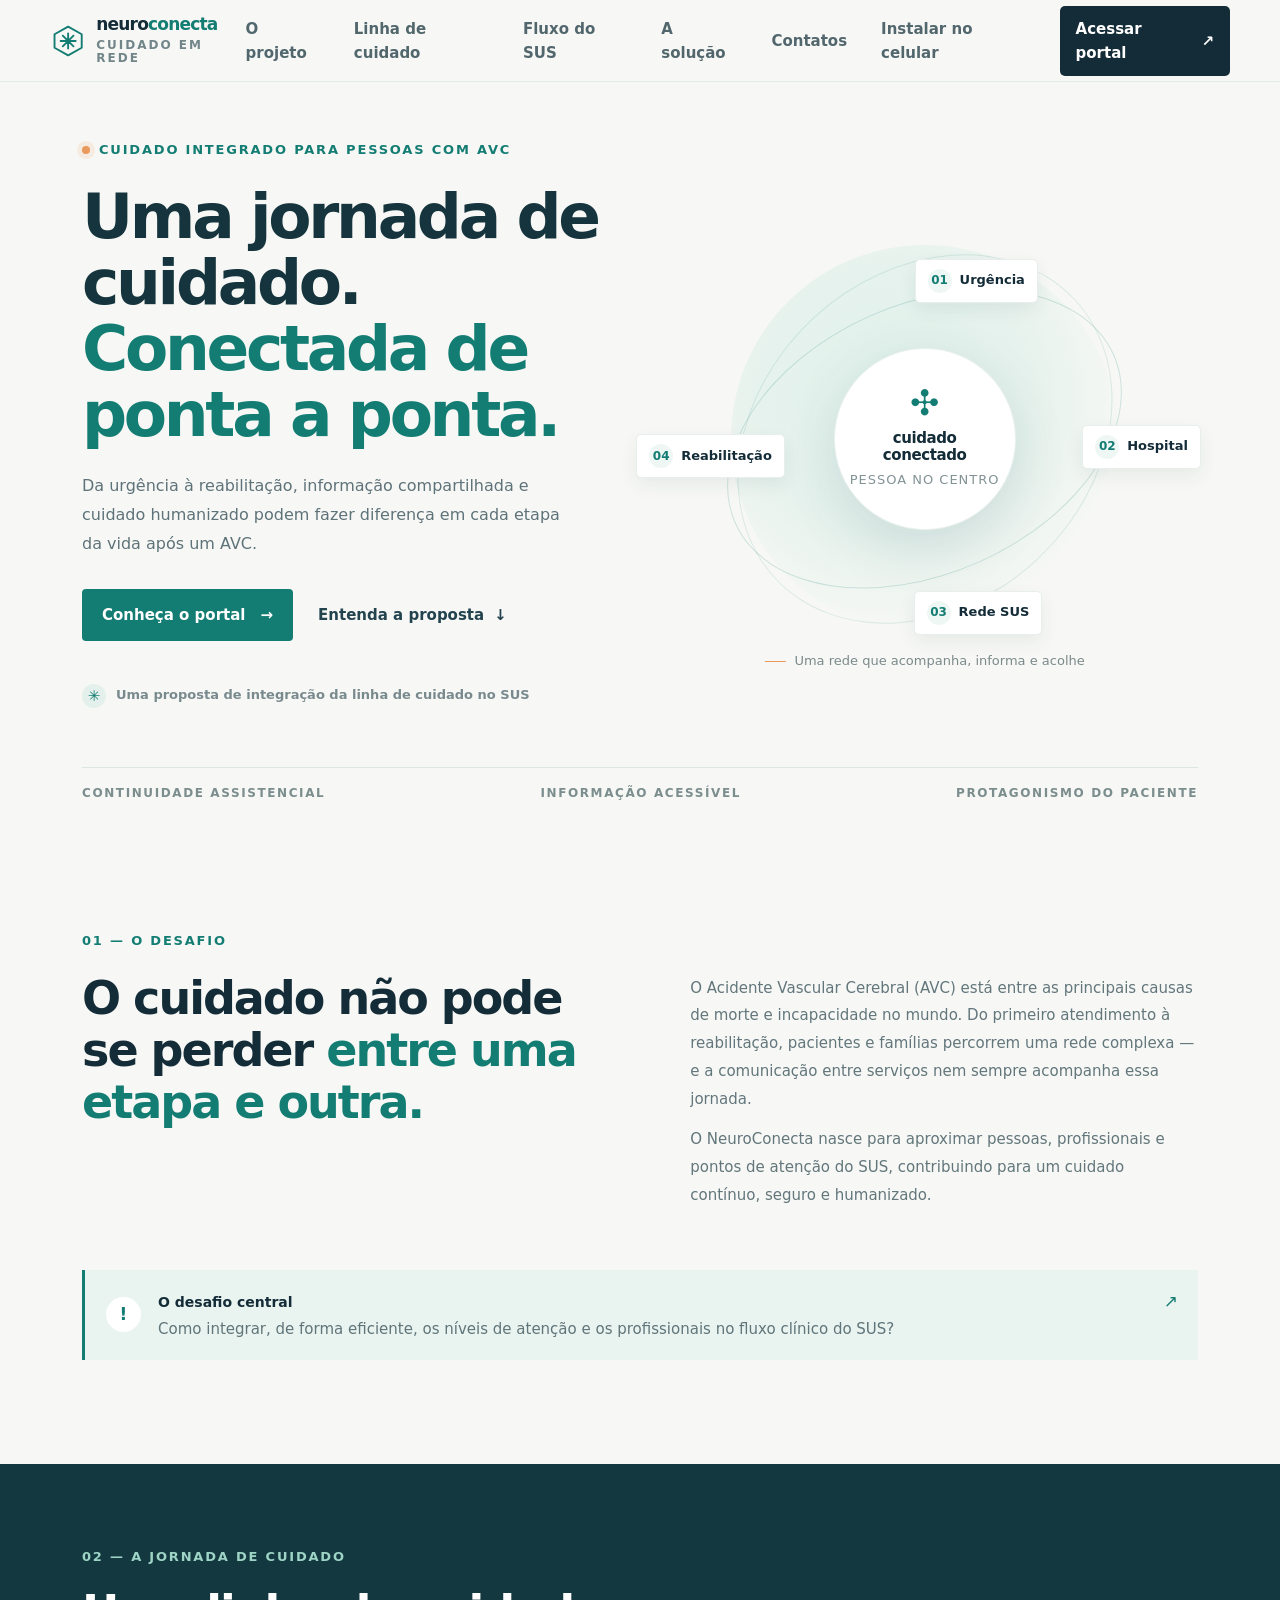
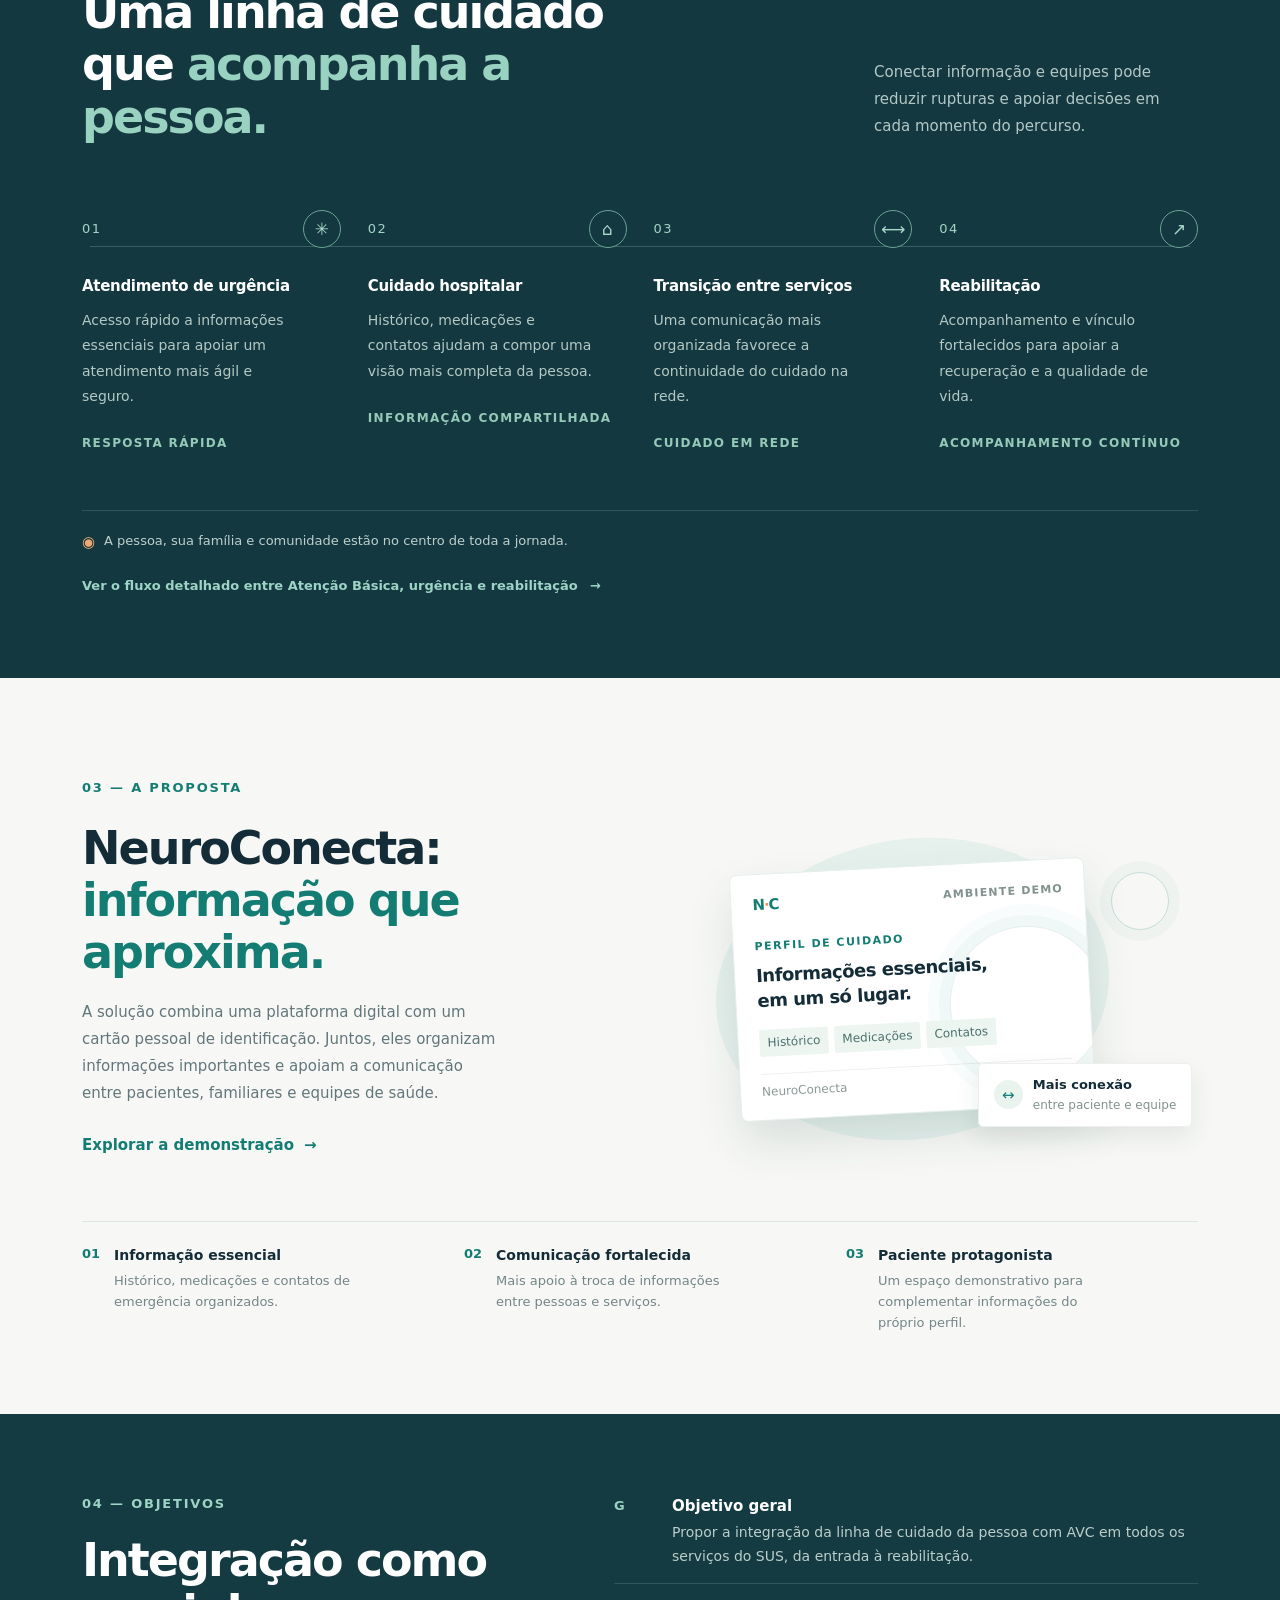
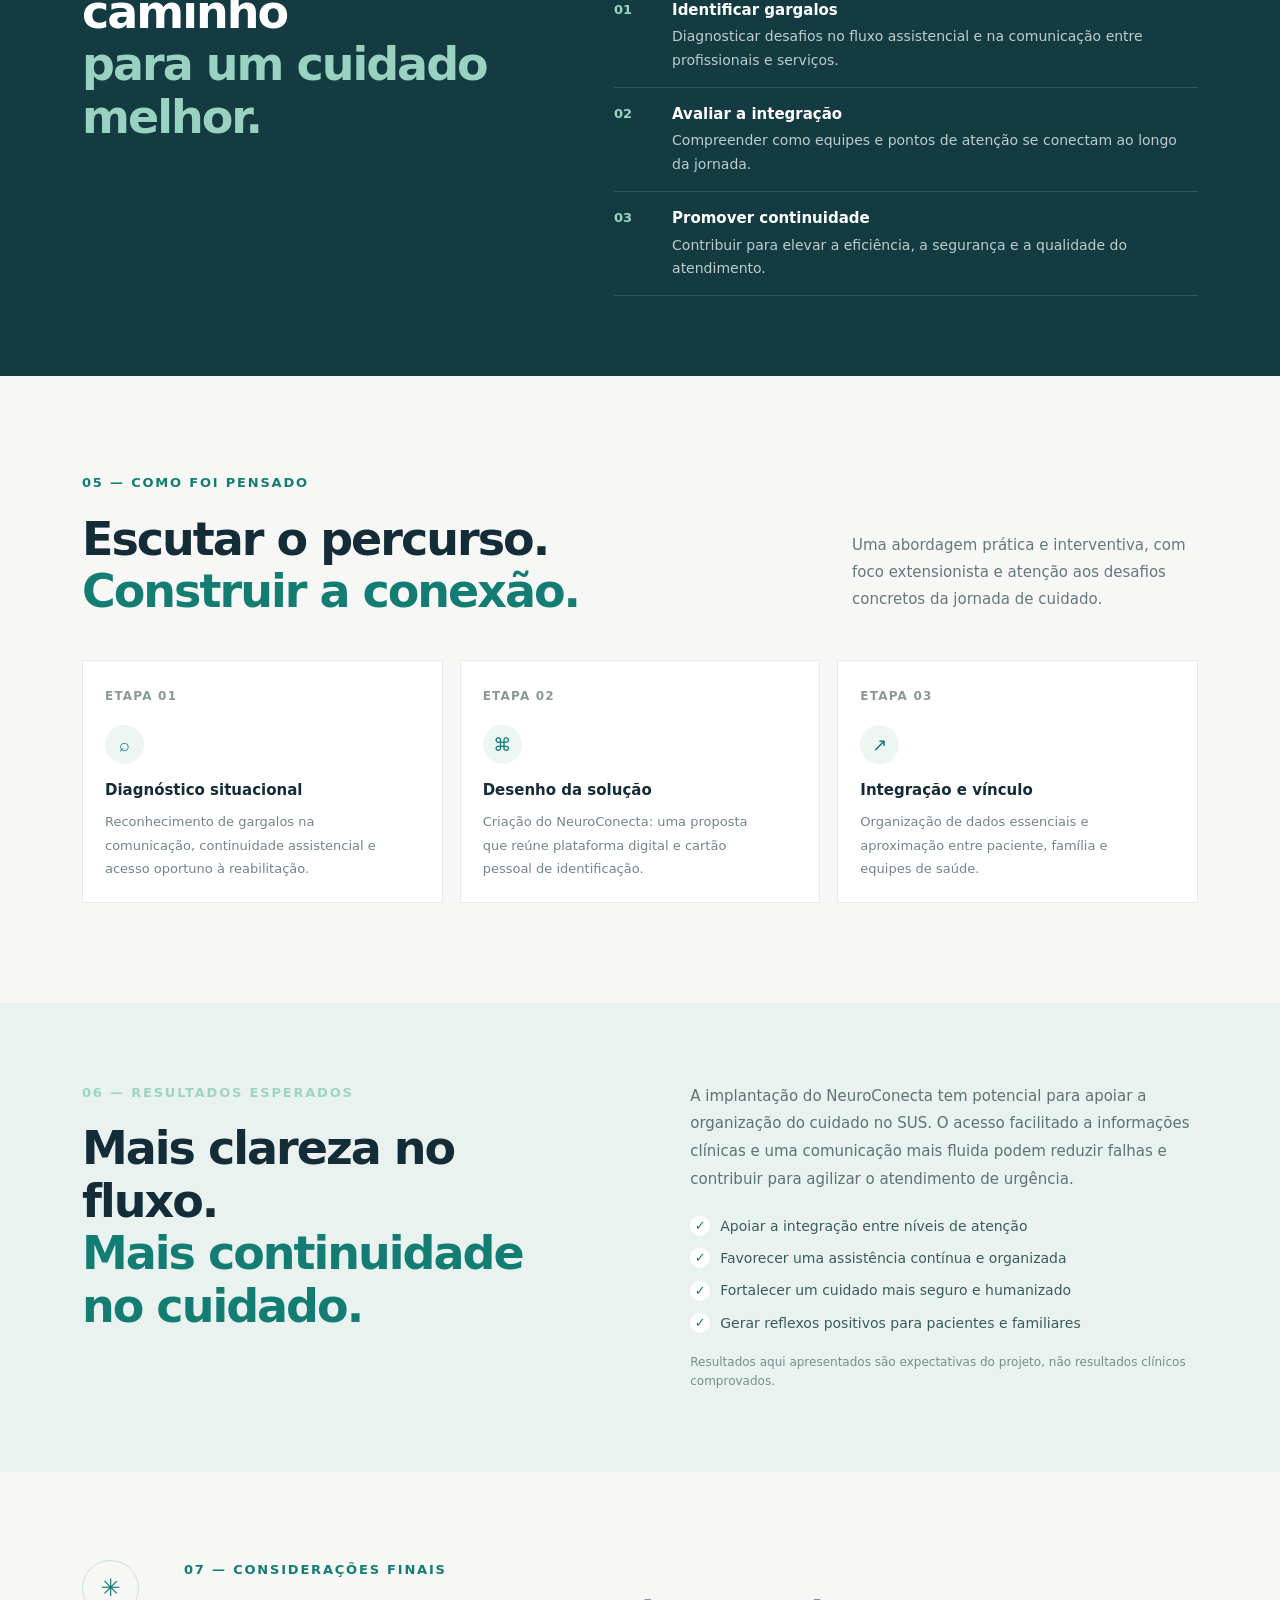
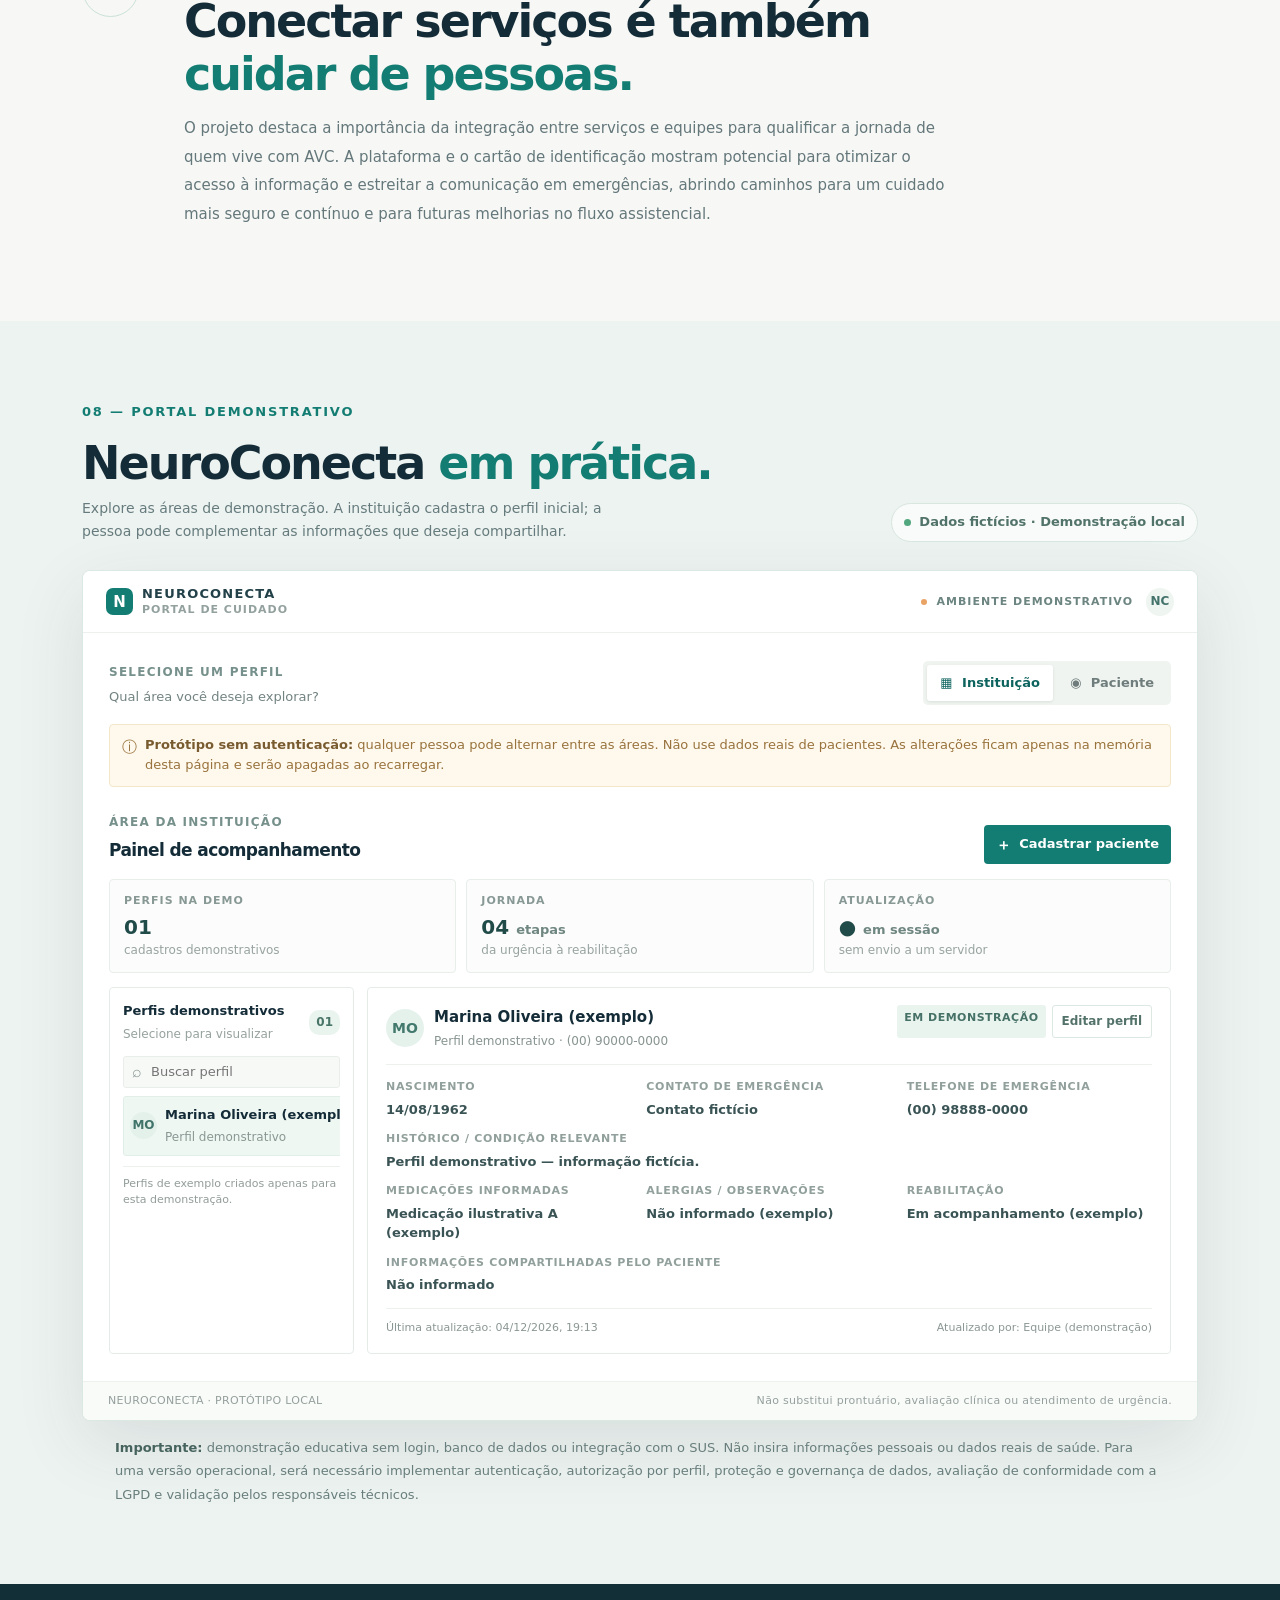
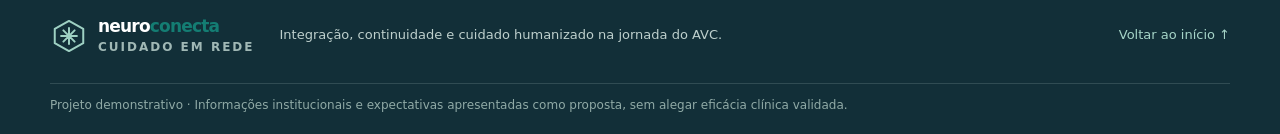
<file: index.html>
<!doctype html>
<html lang="pt-BR">
<head>
  <meta charset="utf-8">
  <meta name="viewport" content="width=device-width, initial-scale=1">
  <meta name="theme-color" content="#f5f8f7">
  <meta name="mobile-web-app-capable" content="yes">
  <meta name="apple-mobile-web-app-capable" content="yes">
  <meta name="apple-mobile-web-app-status-bar-style" content="default">
  <meta name="description" content="NeuroConecta: proposta de integração da linha de cuidado da pessoa com AVC no SUS, da urgência à reabilitação.">
  <title>NeuroConecta — cuidado conectado em cada etapa</title>
  <link rel="manifest" href="manifest.webmanifest">
  <link rel="icon" type="image/svg+xml" href="favicon.svg">
  <link rel="apple-touch-icon" href="icons/neuroconecta-180.png">
  <link rel="stylesheet" href="styles.css">
  <script src="app.js" defer></script>
  <script src="pwa.js" defer></script>
</head>
<body>
  <a class="skip-link" href="#conteudo">Pular para o conteúdo</a>
  <header class="site-header">
    <a class="brand" href="#inicio" aria-label="NeuroConecta — página inicial">
      <span class="brand-mark" aria-hidden="true"><svg viewBox="0 0 48 48"><path d="M24 5 42 15v18L24 43 6 33V15L24 5Z"/><path d="M24 14v20M14 24h20M16.9 16.9l14.2 14.2m0-14.2L16.9 31.1"/></svg></span>
      <span class="brand-name">neuro<span>conecta</span><small>cuidado em rede</small></span>
    </a>
    <button class="menu-toggle" id="menuToggle" aria-expanded="false" aria-controls="mainNav" aria-label="Abrir menu">☰</button>
    <nav id="mainNav" class="main-nav" aria-label="Navegação principal">
      <a href="#projeto">O projeto</a>
      <a href="#jornada">Linha de cuidado</a>
      <a href="fluxo-sus.html">Fluxo do SUS</a>
      <a href="#solucao">A solução</a>
      <a href="contatos.html">Contatos</a>
      <a href="instalar.html">Instalar no celular</a>
      <a class="nav-cta" href="acesso.html">Acessar portal <span aria-hidden="true">↗</span></a>
    </nav>
  </header>

  <main id="conteudo">
    <section class="hero section-wrap" id="inicio">
      <div class="hero-copy">
        <div class="eyebrow"><span class="eyebrow-dot"></span> Cuidado integrado para pessoas com AVC</div>
        <h1>Uma jornada de cuidado.<br><span>Conectada de ponta a ponta.</span></h1>
        <p class="hero-lead">Da urgência à reabilitação, informação compartilhada e cuidado humanizado podem fazer diferença em cada etapa da vida após um AVC.</p>
        <div class="hero-actions">
          <a class="button button-primary" href="#portal">Conheça o portal <span aria-hidden="true">→</span></a>
          <a class="text-link" href="#projeto">Entenda a proposta <span aria-hidden="true">↓</span></a>
        </div>
        <div class="hero-proof"><span class="proof-icon">✳</span><span>Uma proposta de integração da linha de cuidado no SUS</span></div>
      </div>
      <div class="hero-visual" aria-label="Ilustração abstrata de conexão entre paciente e equipes de saúde">
        <div class="orbit orbit-one"></div><div class="orbit orbit-two"></div>
        <div class="visual-center"><span class="brain-symbol">✣</span><strong>cuidado<br>conectado</strong><small>pessoa no centro</small></div>
        <div class="orbit-node node-urgencia"><span>01</span><b>Urgência</b></div>
        <div class="orbit-node node-hospital"><span>02</span><b>Hospital</b></div>
        <div class="orbit-node node-rede"><span>03</span><b>Rede SUS</b></div>
        <div class="orbit-node node-rehab"><span>04</span><b>Reabilitação</b></div>
        <div class="visual-caption"><span class="caption-line"></span> Uma rede que acompanha, informa e acolhe</div>
      </div>
      <div class="hero-bottom"><span>CONTINUIDADE ASSISTENCIAL</span><span>INFORMAÇÃO ACESSÍVEL</span><span>PROTAGONISMO DO PACIENTE</span></div>
    </section>

    <section class="intro-section section-wrap" id="projeto">
      <div class="section-kicker">01 — O desafio</div>
      <div class="intro-grid">
        <div><h2>O cuidado não pode se perder <span>entre uma etapa e outra.</span></h2></div>
        <div class="intro-copy"><p>O Acidente Vascular Cerebral (AVC) está entre as principais causas de morte e incapacidade no mundo. Do primeiro atendimento à reabilitação, pacientes e famílias percorrem uma rede complexa — e a comunicação entre serviços nem sempre acompanha essa jornada.</p><p>O NeuroConecta nasce para aproximar pessoas, profissionais e pontos de atenção do SUS, contribuindo para um cuidado contínuo, seguro e humanizado.</p></div>
      </div>
      <div class="challenge-strip"><div class="challenge-mark">!</div><div><strong>O desafio central</strong><p>Como integrar, de forma eficiente, os níveis de atenção e os profissionais no fluxo clínico do SUS?</p></div><span class="strip-arrow" aria-hidden="true">↗</span></div>
    </section>

    <section class="journey-section" id="jornada">
      <div class="section-wrap">
        <div class="section-kicker light-kicker">02 — A jornada de cuidado</div>
        <div class="journey-heading"><h2>Uma linha de cuidado que <span>acompanha a pessoa.</span></h2><p>Conectar informação e equipes pode reduzir rupturas e apoiar decisões em cada momento do percurso.</p></div>
        <div class="journey-track">
          <article class="journey-step"><div class="step-top"><span class="step-number">01</span><span class="step-icon">✳</span></div><div class="step-line"></div><h3>Atendimento de urgência</h3><p>Acesso rápido a informações essenciais para apoiar um atendimento mais ágil e seguro.</p><span class="step-label">RESPOSTA RÁPIDA</span></article>
          <article class="journey-step"><div class="step-top"><span class="step-number">02</span><span class="step-icon">⌂</span></div><div class="step-line"></div><h3>Cuidado hospitalar</h3><p>Histórico, medicações e contatos ajudam a compor uma visão mais completa da pessoa.</p><span class="step-label">INFORMAÇÃO COMPARTILHADA</span></article>
          <article class="journey-step"><div class="step-top"><span class="step-number">03</span><span class="step-icon">⟷</span></div><div class="step-line"></div><h3>Transição entre serviços</h3><p>Uma comunicação mais organizada favorece a continuidade do cuidado na rede.</p><span class="step-label">CUIDADO EM REDE</span></article>
          <article class="journey-step"><div class="step-top"><span class="step-number">04</span><span class="step-icon">↗</span></div><div class="step-line"></div><h3>Reabilitação</h3><p>Acompanhamento e vínculo fortalecidos para apoiar a recuperação e a qualidade de vida.</p><span class="step-label">ACOMPANHAMENTO CONTÍNUO</span></article>
        </div>
        <div class="journey-note"><span>◉</span> A pessoa, sua família e comunidade estão no centro de toda a jornada.</div>
        <a class="journey-detail-link" href="fluxo-sus.html">Ver o fluxo detalhado entre Atenção Básica, urgência e reabilitação <span aria-hidden="true">→</span></a>
      </div>
    </section>

    <section class="solution-section section-wrap" id="solucao">
      <div class="section-kicker">03 — A proposta</div>
      <div class="solution-grid">
        <div class="solution-copy"><h2>NeuroConecta:<br><span>informação que aproxima.</span></h2><p>A solução combina uma plataforma digital com um cartão pessoal de identificação. Juntos, eles organizam informações importantes e apoiam a comunicação entre pacientes, familiares e equipes de saúde.</p><a class="text-link" href="#portal">Explorar a demonstração <span aria-hidden="true">→</span></a></div>
        <div class="solution-visual">
          <div class="solution-card digital-card"><div class="card-top"><span class="mini-brand">N<span>·</span>C</span><span class="card-status">AMBIENTE DEMO</span></div><div class="card-wave"></div><div class="digital-content"><span class="digital-kicker">PERFIL DE CUIDADO</span><strong>Informações essenciais,<br>em um só lugar.</strong><div class="digital-tags"><span>Histórico</span><span>Medicações</span><span>Contatos</span></div></div><div class="digital-footer"><span>NeuroConecta</span><span>⌁</span></div></div>
          <div class="floating-note"><span class="note-icon">↔</span><span><b>Mais conexão</b><small>entre paciente e equipe</small></span></div>
          <div class="solution-orb"></div>
        </div>
      </div>
      <div class="features-row"><article><span class="feature-num">01</span><div><h3>Informação essencial</h3><p>Histórico, medicações e contatos de emergência organizados.</p></div></article><article><span class="feature-num">02</span><div><h3>Comunicação fortalecida</h3><p>Mais apoio à troca de informações entre pessoas e serviços.</p></div></article><article><span class="feature-num">03</span><div><h3>Paciente protagonista</h3><p>Um espaço demonstrativo para complementar informações do próprio perfil.</p></div></article></div>
    </section>

    <section class="objectives-section">
      <div class="section-wrap objectives-grid"><div><div class="section-kicker light-kicker">04 — Objetivos</div><h2>Integração como caminho<br><span>para um cuidado melhor.</span></h2></div><div class="objectives-list"><div><span>G</span><p><b>Objetivo geral</b>Propor a integração da linha de cuidado da pessoa com AVC em todos os serviços do SUS, da entrada à reabilitação.</p></div><div><span>01</span><p><b>Identificar gargalos</b>Diagnosticar desafios no fluxo assistencial e na comunicação entre profissionais e serviços.</p></div><div><span>02</span><p><b>Avaliar a integração</b>Compreender como equipes e pontos de atenção se conectam ao longo da jornada.</p></div><div><span>03</span><p><b>Promover continuidade</b>Contribuir para elevar a eficiência, a segurança e a qualidade do atendimento.</p></div></div></div>
    </section>

    <section class="method-section section-wrap">
      <div class="section-kicker">05 — Como foi pensado</div>
      <div class="method-header"><h2>Escutar o percurso.<br><span>Construir a conexão.</span></h2><p>Uma abordagem prática e interventiva, com foco extensionista e atenção aos desafios concretos da jornada de cuidado.</p></div>
      <div class="method-cards"><article><span>ETAPA 01</span><div class="method-icon">⌕</div><h3>Diagnóstico situacional</h3><p>Reconhecimento de gargalos na comunicação, continuidade assistencial e acesso oportuno à reabilitação.</p></article><article><span>ETAPA 02</span><div class="method-icon">⌘</div><h3>Desenho da solução</h3><p>Criação do NeuroConecta: uma proposta que reúne plataforma digital e cartão pessoal de identificação.</p></article><article><span>ETAPA 03</span><div class="method-icon">↗</div><h3>Integração e vínculo</h3><p>Organização de dados essenciais e aproximação entre paciente, família e equipes de saúde.</p></article></div>
    </section>

    <section class="results-section">
      <div class="section-wrap results-grid"><div><div class="section-kicker light-kicker">06 — Resultados esperados</div><h2>Mais clareza no fluxo.<br><span>Mais continuidade no cuidado.</span></h2></div><div class="results-copy"><p>A implantação do NeuroConecta tem potencial para apoiar a organização do cuidado no SUS. O acesso facilitado a informações clínicas e uma comunicação mais fluida podem reduzir falhas e contribuir para agilizar o atendimento de urgência.</p><ul><li><span>✓</span> Apoiar a integração entre níveis de atenção</li><li><span>✓</span> Favorecer uma assistência contínua e organizada</li><li><span>✓</span> Fortalecer um cuidado mais seguro e humanizado</li><li><span>✓</span> Gerar reflexos positivos para pacientes e familiares</li></ul><small>Resultados aqui apresentados são expectativas do projeto, não resultados clínicos comprovados.</small></div></div>
    </section>

    <section class="closing-section section-wrap"><div class="closing-mark">✳</div><div><div class="section-kicker">07 — Considerações finais</div><h2>Conectar serviços é também <span>cuidar de pessoas.</span></h2><p>O projeto destaca a importância da integração entre serviços e equipes para qualificar a jornada de quem vive com AVC. A plataforma e o cartão de identificação mostram potencial para otimizar o acesso à informação e estreitar a comunicação em emergências, abrindo caminhos para um cuidado mais seguro e contínuo e para futuras melhorias no fluxo assistencial.</p></div></section>

    <section class="portal-section" id="portal">
      <div class="section-wrap">
        <div class="portal-heading"><div><div class="section-kicker">08 — Portal demonstrativo</div><h2>NeuroConecta <span>em prática.</span></h2><p>Explore as áreas de demonstração. A instituição cadastra o perfil inicial; a pessoa pode complementar as informações que deseja compartilhar.</p></div><div class="demo-badge"><span></span> Dados fictícios · Demonstração local</div></div>
        <div class="portal-shell">
          <div class="portal-topbar"><div class="portal-brand"><span class="portal-brand-icon">N</span><span>NEUROCONECTA<small>PORTAL DE CUIDADO</small></span></div><div class="portal-top-right"><span class="secure-label"><i></i> AMBIENTE DEMONSTRATIVO</span><span class="portal-avatar">NC</span></div></div>
          <div class="portal-content">
            <div class="role-row"><div><span class="portal-overline">SELECIONE UM PERFIL</span><p>Qual área você deseja explorar?</p></div><div class="role-switch" role="tablist" aria-label="Área do portal"><button class="role-tab active" id="companyTab" role="tab" aria-selected="true" aria-controls="companyPanel" data-role="company"><span>▦</span> Instituição</button><button class="role-tab" id="patientTab" role="tab" aria-selected="false" aria-controls="patientPanel" data-role="patient"><span>◉</span> Paciente</button></div></div>
            <div class="portal-notice"><span>ⓘ</span><p><b>Protótipo sem autenticação:</b> qualquer pessoa pode alternar entre as áreas. Não use dados reais de pacientes. As alterações ficam apenas na memória desta página e serão apagadas ao recarregar.</p></div>
            <section class="role-panel" id="companyPanel" role="tabpanel" aria-labelledby="companyTab" data-panel="company">
              <div class="workspace-title"><div><span class="portal-overline">ÁREA DA INSTITUIÇÃO</span><h3>Painel de acompanhamento</h3></div><button class="button button-small button-primary" id="openRegister"><span>＋</span> Cadastrar paciente</button></div>
              <div class="stats-row"><div class="stat-card"><span>PERFIS NA DEMO</span><b id="patientCount">01</b><small>cadastros demonstrativos</small></div><div class="stat-card"><span>JORNADA</span><b>04 <em>etapas</em></b><small>da urgência à reabilitação</small></div><div class="stat-card"><span>ATUALIZAÇÃO</span><b>● <em>em sessão</em></b><small>sem envio a um servidor</small></div></div>
              <div class="company-layout"><aside class="people-card"><div class="people-header"><div><h4>Perfis demonstrativos</h4><small>Selecione para visualizar</small></div><span class="people-count" id="listCount">01</span></div><label class="search-box"><span>⌕</span><input id="patientSearch" type="search" placeholder="Buscar perfil" aria-label="Buscar perfil"></label><div id="patientList" class="patient-list"></div><div class="list-footnote">Perfis de exemplo criados apenas para esta demonstração.</div></aside><div class="record-card" id="companyRecord" aria-live="polite"></div></div>
              <form class="form-card register-form" id="registerForm" hidden>
                <div class="form-heading"><div><span class="portal-overline">NOVO PERFIL</span><h3>Cadastrar paciente</h3><p>Formulário fictício para demonstrar o fluxo de cadastro institucional.</p></div><button type="button" class="icon-button" id="closeRegister" aria-label="Fechar cadastro">×</button></div>
                <div class="form-grid"><label>Nome para demonstração<input name="name" required maxlength="80" placeholder="Ex.: Ana Silva"></label><label>Data de nascimento<input name="birthdate" type="date"></label><label>Telefone de contato<input name="phone" type="tel" maxlength="24" placeholder="(00) 00000-0000"></label><label>Nome do contato de emergência<input name="emergencyName" maxlength="80" placeholder="Nome do contato"></label><label>Telefone do contato de emergência<input name="emergencyPhone" type="tel" maxlength="24" placeholder="(00) 00000-0000"></label><label>Histórico / condição relevante<textarea name="history" rows="2" maxlength="400" placeholder="Informação fictícia para a demonstração"></textarea></label><label>Medicações informadas<textarea name="medications" rows="2" maxlength="400" placeholder="Uma informação por linha"></textarea></label><label>Alergias ou observações<textarea name="allergies" rows="2" maxlength="300" placeholder="Se não houver, escreva ‘Não informado’"></textarea></label></div>
                <div class="form-actions"><button type="button" class="button button-quiet" id="cancelRegister">Cancelar</button><button class="button button-primary" type="submit">Criar perfil demonstrativo <span>→</span></button></div>
              </form>
            </section>
            <section class="role-panel" id="patientPanel" role="tabpanel" aria-labelledby="patientTab" data-panel="patient" hidden>
              <div class="workspace-title patient-workspace-title"><div><span class="portal-overline">ÁREA DO PACIENTE</span><h3>Seu perfil, sua participação</h3><p>Escolha um perfil de exemplo e complemente as informações que deseja compartilhar.</p></div><label class="patient-select-label">PERFIL DEMONSTRATIVO<select id="patientPicker" aria-label="Selecionar perfil demonstrativo"></select></label></div>
              <div class="patient-portal-card" id="patientRecord" aria-live="polite"></div>
              <div class="patient-rights"><span>♡</span><p><b>Você no centro do cuidado.</b> Esta demonstração ilustra uma possibilidade de participação do paciente. Nenhuma informação é enviada a profissionais ou serviços de saúde.</p></div>
            </section>
          </div>
          <div class="portal-bottom"><span>NEUROCONECTA · PROTÓTIPO LOCAL</span><span>Não substitui prontuário, avaliação clínica ou atendimento de urgência.</span></div>
        </div>
        <p class="portal-disclaimer"><b>Importante:</b> demonstração educativa sem login, banco de dados ou integração com o SUS. Não insira informações pessoais ou dados reais de saúde. Para uma versão operacional, será necessário implementar autenticação, autorização por perfil, proteção e governança de dados, avaliação de conformidade com a LGPD e validação pelos responsáveis técnicos.</p>
      </div>
    </section>
  </main>
  <footer class="site-footer"><a class="brand footer-brand" href="#inicio"><span class="brand-mark" aria-hidden="true"><svg viewBox="0 0 48 48"><path d="M24 5 42 15v18L24 43 6 33V15L24 5Z"/><path d="M24 14v20M14 24h20M16.9 16.9l14.2 14.2m0-14.2L16.9 31.1"/></svg></span><span class="brand-name">neuro<span>conecta</span><small>cuidado em rede</small></span></a><p>Integração, continuidade e cuidado humanizado na jornada do AVC.</p><a href="#inicio">Voltar ao início ↑</a><div class="footer-line">Projeto demonstrativo · Informações institucionais e expectativas apresentadas como proposta, sem alegar eficácia clínica validada.</div></footer>
</body>
</html>
</file>
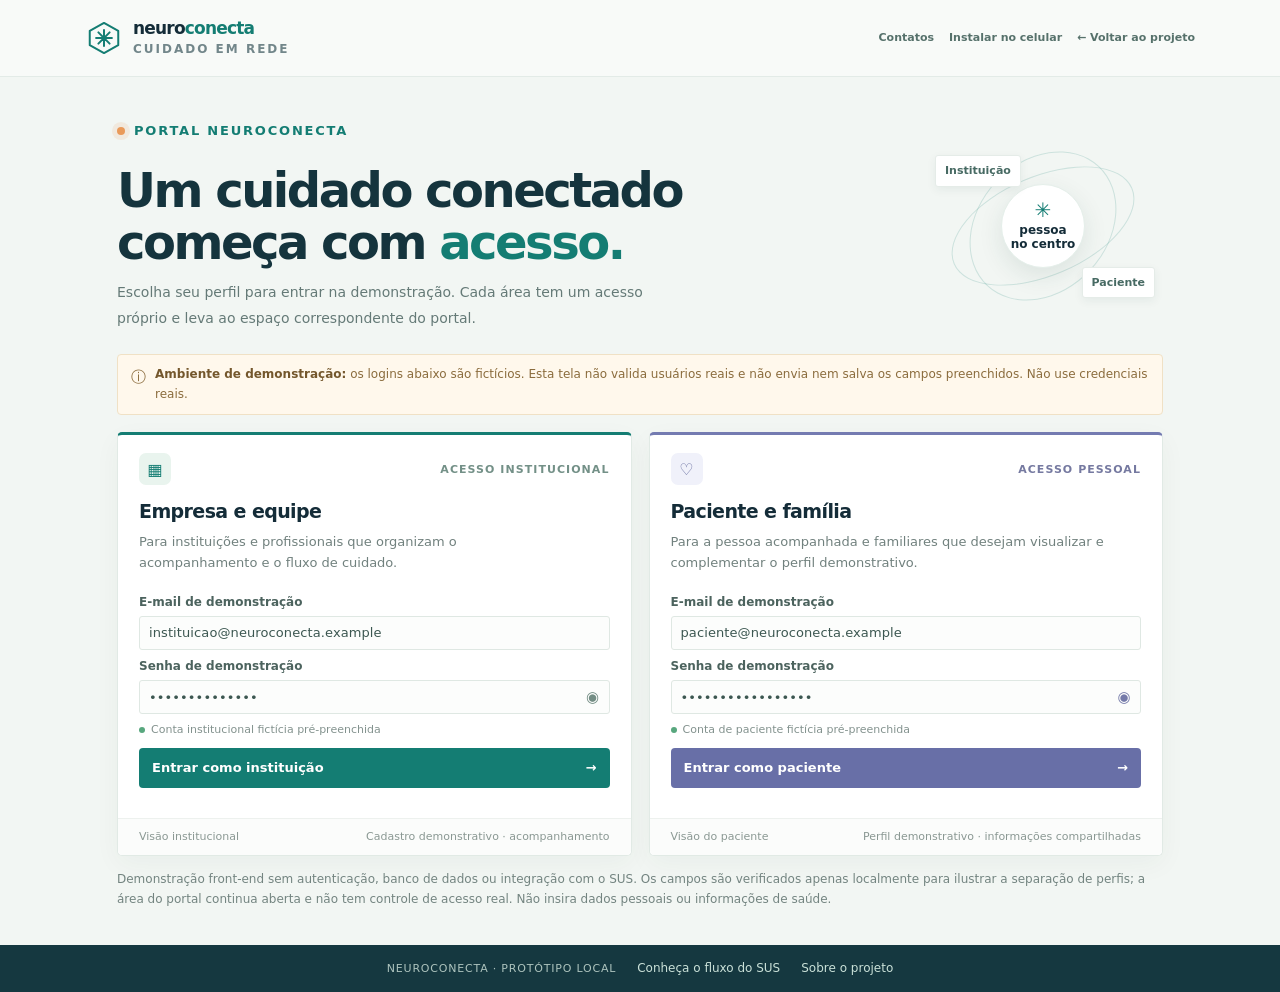
<file: acesso.html>
<!doctype html>
<html lang="pt-BR">
<head>
  <meta charset="utf-8">
  <meta name="viewport" content="width=device-width, initial-scale=1">
  <meta name="theme-color" content="#f5f8f7">
  <meta name="mobile-web-app-capable" content="yes">
  <meta name="apple-mobile-web-app-capable" content="yes">
  <meta name="apple-mobile-web-app-status-bar-style" content="default">
  <meta name="description" content="Acesso demonstrativo ao NeuroConecta para instituições de saúde e pacientes.">
  <title>Acessar o NeuroConecta</title>
  <link rel="manifest" href="manifest.webmanifest">
  <link rel="icon" type="image/svg+xml" href="favicon.svg">
  <link rel="apple-touch-icon" href="icons/neuroconecta-180.png">
  <link rel="stylesheet" href="styles.css">
  <link rel="stylesheet" href="acesso.css">
  <script src="acesso.js" defer></script>
  <script src="pwa.js" defer></script>
</head>
<body class="access-page">
  <a class="skip-link" href="#conteudo">Pular para o conteúdo</a>
  <header class="access-header">
    <a class="brand" href="index.html#inicio" aria-label="NeuroConecta — página inicial"><span class="brand-mark" aria-hidden="true"><svg viewBox="0 0 48 48"><path d="M24 5 42 15v18L24 43 6 33V15L24 5Z"/><path d="M24 14v20M14 24h20M16.9 16.9l14.2 14.2m0-14.2L16.9 31.1"/></svg></span><span class="brand-name">neuro<span>conecta</span><small>cuidado em rede</small></span></a>
    <div class="access-header-actions"><a class="back-link" href="contatos.html">Contatos</a><a class="back-link" href="instalar.html">Instalar no celular</a><a class="back-link" href="index.html">← Voltar ao projeto</a></div>
  </header>
  <main id="conteudo" class="access-main">
    <section class="access-intro">
      <div class="access-intro-copy"><div class="eyebrow"><span class="eyebrow-dot"></span> Portal NeuroConecta</div><h1>Um cuidado conectado<br>começa com <span>acesso.</span></h1><p>Escolha seu perfil para entrar na demonstração. Cada área tem um acesso próprio e leva ao espaço correspondente do portal.</p></div>
      <div class="access-illustration" aria-hidden="true"><div class="access-ring ring-a"></div><div class="access-ring ring-b"></div><div class="access-center"><span>✳</span><b>pessoa<br>no centro</b></div><div class="access-node access-node-one">Instituição</div><div class="access-node access-node-two">Paciente</div></div>
    </section>

    <div class="demo-warning" role="note"><span>ⓘ</span><p><b>Ambiente de demonstração:</b> os logins abaixo são fictícios. Esta tela não valida usuários reais e não envia nem salva os campos preenchidos. Não use credenciais reais.</p></div>

    <section class="login-grid" aria-label="Escolha uma área de acesso">
      <article class="login-card company-login">
        <div class="login-card-head"><span class="login-icon">▦</span><span class="login-tag">ACESSO INSTITUCIONAL</span></div>
        <h2>Empresa e equipe</h2><p class="login-description">Para instituições e profissionais que organizam o acompanhamento e o fluxo de cuidado.</p>
        <form class="login-form" data-login="company" autocomplete="off" novalidate>
          <label for="companyEmail">E-mail de demonstração</label><input id="companyEmail" name="email" type="email" value="instituicao@neuroconecta.example" autocomplete="off" spellcheck="false" required>
          <label for="companyPassword">Senha de demonstração</label><div class="password-wrap"><input id="companyPassword" name="password" type="password" value="rede-demo-2026" autocomplete="new-password" required><button class="show-password" type="button" aria-label="Mostrar senha de demonstração">◉</button></div>
          <div class="demo-credential"><span class="demo-dot"></span><span>Conta institucional fictícia pré-preenchida</span></div>
          <button class="button button-primary login-submit" type="submit">Entrar como instituição <span aria-hidden="true">→</span></button>
          <p class="login-feedback" aria-live="polite" role="status"></p>
        </form>
        <div class="login-card-foot"><span>Visão institucional</span><span>Cadastro demonstrativo · acompanhamento</span></div>
      </article>

      <article class="login-card patient-login">
        <div class="login-card-head"><span class="login-icon">♡</span><span class="login-tag">ACESSO PESSOAL</span></div>
        <h2>Paciente e família</h2><p class="login-description">Para a pessoa acompanhada e familiares que desejam visualizar e complementar o perfil demonstrativo.</p>
        <form class="login-form" data-login="patient" autocomplete="off" novalidate>
          <label for="patientEmail">E-mail de demonstração</label><input id="patientEmail" name="email" type="email" value="paciente@neuroconecta.example" autocomplete="off" spellcheck="false" required>
          <label for="patientPassword">Senha de demonstração</label><div class="password-wrap"><input id="patientPassword" name="password" type="password" value="cuidado-demo-2026" autocomplete="new-password" required><button class="show-password" type="button" aria-label="Mostrar senha de demonstração">◉</button></div>
          <div class="demo-credential"><span class="demo-dot"></span><span>Conta de paciente fictícia pré-preenchida</span></div>
          <button class="button button-primary login-submit" type="submit">Entrar como paciente <span aria-hidden="true">→</span></button>
          <p class="login-feedback" aria-live="polite" role="status"></p>
        </form>
        <div class="login-card-foot"><span>Visão do paciente</span><span>Perfil demonstrativo · informações compartilhadas</span></div>
      </article>
    </section>
    <p class="access-disclaimer">Demonstração front-end sem autenticação, banco de dados ou integração com o SUS. Os campos são verificados apenas localmente para ilustrar a separação de perfis; a área do portal continua aberta e não tem controle de acesso real. Não insira dados pessoais ou informações de saúde.</p>
  </main>
  <footer class="access-footer"><span>NEUROCONECTA · PROTÓTIPO LOCAL</span><a href="fluxo-sus.html">Conheça o fluxo do SUS</a><a href="index.html#projeto">Sobre o projeto</a></footer>
</body>
</html>
</file>
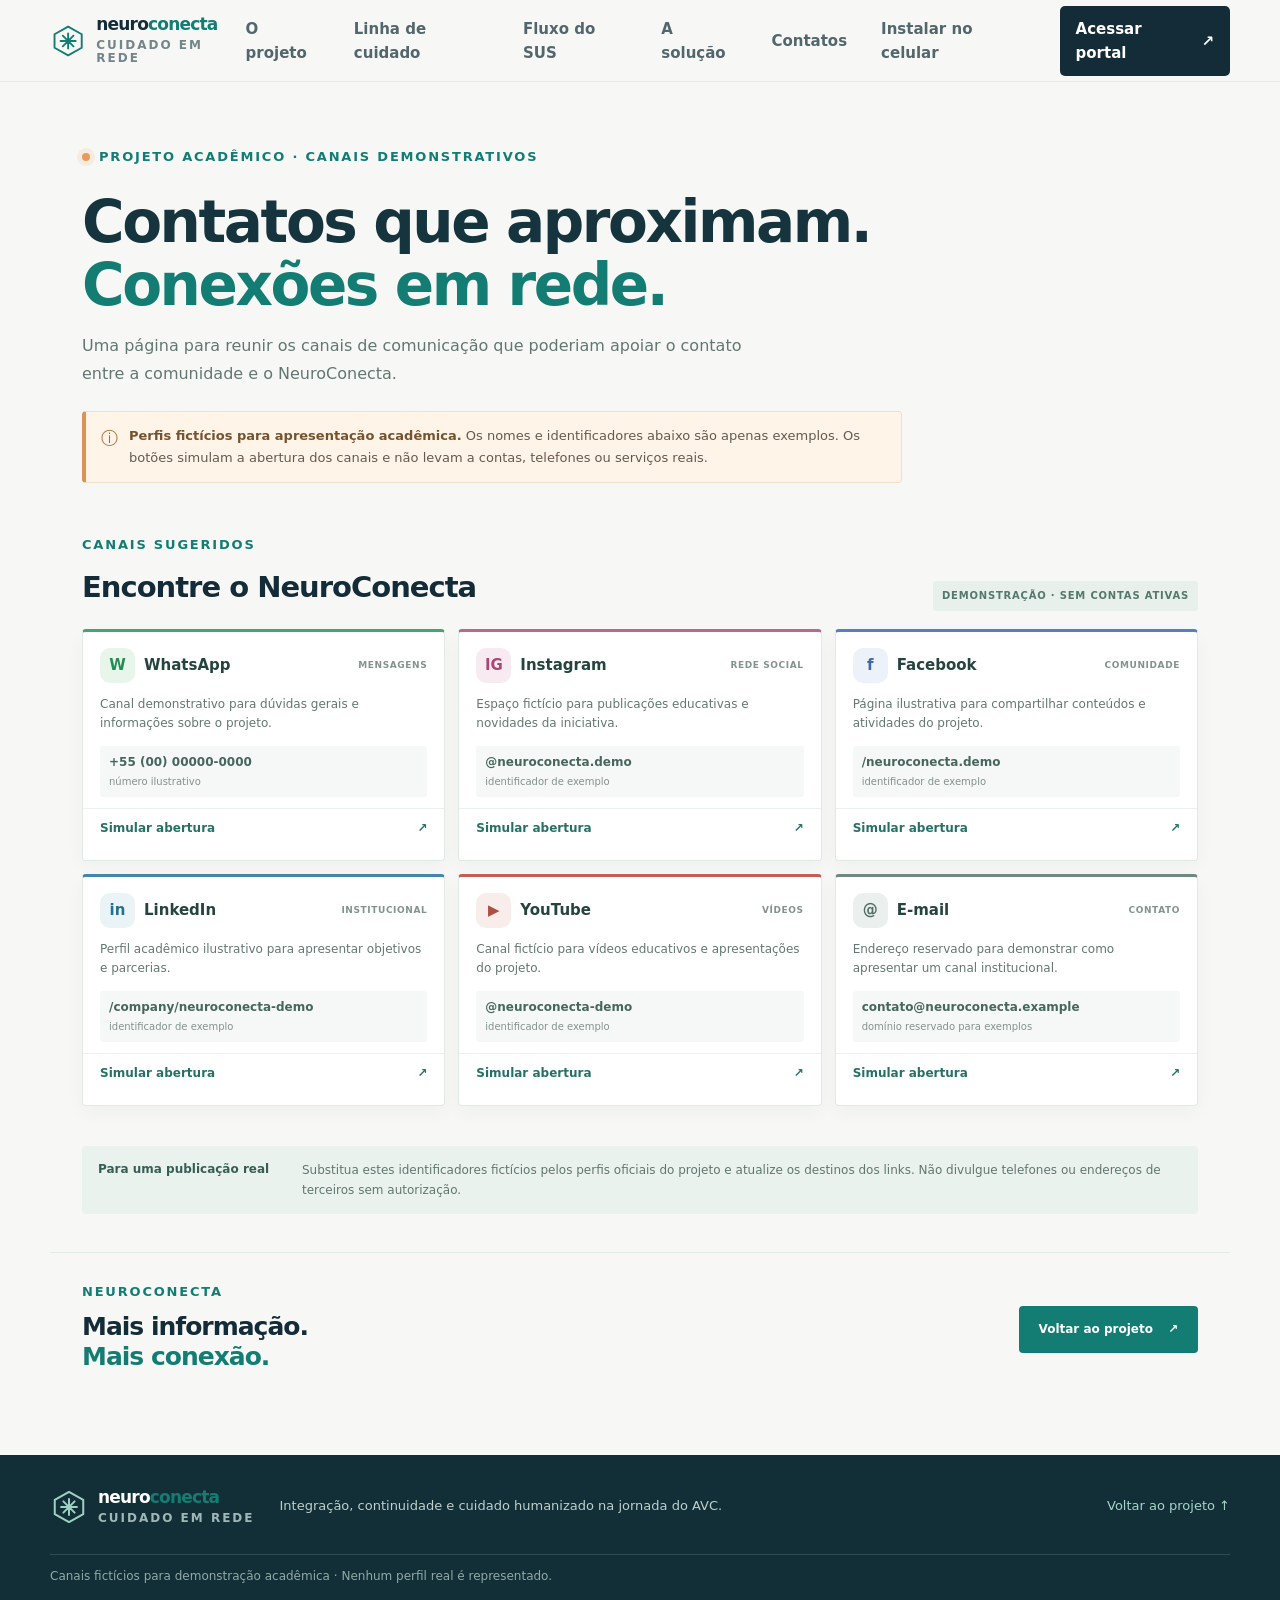
<file: contatos.html>
<!doctype html>
<html lang="pt-BR">
<head>
  <meta charset="utf-8">
  <meta name="viewport" content="width=device-width, initial-scale=1">
  <meta name="theme-color" content="#143840">
  <meta name="mobile-web-app-capable" content="yes">
  <meta name="apple-mobile-web-app-capable" content="yes">
  <meta name="apple-mobile-web-app-status-bar-style" content="default">
  <meta name="description" content="Canais demonstrativos de contato do projeto acadêmico NeuroConecta.">
  <title>Contatos — NeuroConecta</title>
  <link rel="manifest" href="manifest.webmanifest">
  <link rel="icon" type="image/svg+xml" href="favicon.svg">
  <link rel="apple-touch-icon" href="icons/neuroconecta-180.png">
  <link rel="stylesheet" href="styles.css">
  <link rel="stylesheet" href="contatos.css">
  <script src="contatos.js" defer></script>
  <script src="pwa.js" defer></script>
</head>
<body class="contacts-page">
  <a class="skip-link" href="#conteudo">Pular para o conteúdo</a>
  <header class="site-header">
    <a class="brand" href="index.html#inicio" aria-label="NeuroConecta — página inicial"><span class="brand-mark" aria-hidden="true"><svg viewBox="0 0 48 48"><path d="M24 5 42 15v18L24 43 6 33V15L24 5Z"/><path d="M24 14v20M14 24h20M16.9 16.9l14.2 14.2m0-14.2L16.9 31.1"/></svg></span><span class="brand-name">neuro<span>conecta</span><small>cuidado em rede</small></span></a>
    <button class="menu-toggle" id="menuToggle" aria-expanded="false" aria-controls="mainNav" aria-label="Abrir menu">☰</button>
    <nav id="mainNav" class="main-nav" aria-label="Navegação principal">
      <a href="index.html#projeto">O projeto</a>
      <a href="index.html#jornada">Linha de cuidado</a>
      <a href="fluxo-sus.html">Fluxo do SUS</a>
      <a href="index.html#solucao">A solução</a>
      <a href="contatos.html" aria-current="page">Contatos</a>
      <a href="instalar.html">Instalar no celular</a>
      <a class="nav-cta" href="acesso.html">Acessar portal <span aria-hidden="true">↗</span></a>
    </nav>
  </header>
  <main id="conteudo" class="contacts-main">
    <section class="contacts-hero section-wrap">
      <div class="eyebrow"><span class="eyebrow-dot"></span> Projeto acadêmico · canais demonstrativos</div>
      <h1>Contatos que aproximam.<br><span>Conexões em rede.</span></h1>
      <p>Uma página para reunir os canais de comunicação que poderiam apoiar o contato entre a comunidade e o NeuroConecta.</p>
      <div class="contacts-alert"><span aria-hidden="true">ⓘ</span><p><b>Perfis fictícios para apresentação acadêmica.</b> Os nomes e identificadores abaixo são apenas exemplos. Os botões simulam a abertura dos canais e não levam a contas, telefones ou serviços reais.</p></div>
    </section>

    <section class="contacts-directory section-wrap" id="links-ficticios" aria-labelledby="channels-title">
      <div class="contacts-section-head"><div><div class="section-kicker">Canais sugeridos</div><h2 id="channels-title">Encontre o NeuroConecta</h2></div><span class="fake-label">DEMONSTRAÇÃO · SEM CONTAS ATIVAS</span></div>
      <div class="social-grid">
        <article class="social-card social-whatsapp"><div class="social-card-head"><span class="social-icon">W</span><span class="social-name">WhatsApp</span><span class="social-type">MENSAGENS</span></div><p>Canal demonstrativo para dúvidas gerais e informações sobre o projeto.</p><div class="social-handle">+55 (00) 00000-0000 <small>número ilustrativo</small></div><a class="social-action" href="#links-ficticios" data-demo-social="WhatsApp">Simular abertura <span aria-hidden="true">↗</span></a></article>
        <article class="social-card social-instagram"><div class="social-card-head"><span class="social-icon">IG</span><span class="social-name">Instagram</span><span class="social-type">REDE SOCIAL</span></div><p>Espaço fictício para publicações educativas e novidades da iniciativa.</p><div class="social-handle">@neuroconecta.demo <small>identificador de exemplo</small></div><a class="social-action" href="#links-ficticios" data-demo-social="Instagram">Simular abertura <span aria-hidden="true">↗</span></a></article>
        <article class="social-card social-facebook"><div class="social-card-head"><span class="social-icon">f</span><span class="social-name">Facebook</span><span class="social-type">COMUNIDADE</span></div><p>Página ilustrativa para compartilhar conteúdos e atividades do projeto.</p><div class="social-handle">/neuroconecta.demo <small>identificador de exemplo</small></div><a class="social-action" href="#links-ficticios" data-demo-social="Facebook">Simular abertura <span aria-hidden="true">↗</span></a></article>
        <article class="social-card social-linkedin"><div class="social-card-head"><span class="social-icon">in</span><span class="social-name">LinkedIn</span><span class="social-type">INSTITUCIONAL</span></div><p>Perfil acadêmico ilustrativo para apresentar objetivos e parcerias.</p><div class="social-handle">/company/neuroconecta-demo <small>identificador de exemplo</small></div><a class="social-action" href="#links-ficticios" data-demo-social="LinkedIn">Simular abertura <span aria-hidden="true">↗</span></a></article>
        <article class="social-card social-youtube"><div class="social-card-head"><span class="social-icon">▶</span><span class="social-name">YouTube</span><span class="social-type">VÍDEOS</span></div><p>Canal fictício para vídeos educativos e apresentações do projeto.</p><div class="social-handle">@neuroconecta-demo <small>identificador de exemplo</small></div><a class="social-action" href="#links-ficticios" data-demo-social="YouTube">Simular abertura <span aria-hidden="true">↗</span></a></article>
        <article class="social-card social-email"><div class="social-card-head"><span class="social-icon">@</span><span class="social-name">E-mail</span><span class="social-type">CONTATO</span></div><p>Endereço reservado para demonstrar como apresentar um canal institucional.</p><div class="social-handle">contato@neuroconecta.example <small>domínio reservado para exemplos</small></div><a class="social-action" href="#links-ficticios" data-demo-social="E-mail">Simular abertura <span aria-hidden="true">↗</span></a></article>
      </div>
      <p id="contactFeedback" class="contact-feedback" aria-live="polite" role="status"></p>
      <div class="contacts-replace-note"><span>Para uma publicação real</span><p>Substitua estes identificadores fictícios pelos perfis oficiais do projeto e atualize os destinos dos links. Não divulgue telefones ou endereços de terceiros sem autorização.</p></div>
    </section>
    <section class="contact-bottom section-wrap"><div><span class="section-kicker">NeuroConecta</span><h2>Mais informação.<br><span>Mais conexão.</span></h2></div><a class="button button-primary" href="index.html">Voltar ao projeto <span aria-hidden="true">↗</span></a></section>
  </main>
  <footer class="site-footer"><a class="brand footer-brand" href="index.html#inicio"><span class="brand-mark" aria-hidden="true"><svg viewBox="0 0 48 48"><path d="M24 5 42 15v18L24 43 6 33V15L24 5Z"/><path d="M24 14v20M14 24h20M16.9 16.9l14.2 14.2m0-14.2L16.9 31.1"/></svg></span><span class="brand-name">neuro<span>conecta</span><small>cuidado em rede</small></span></a><p>Integração, continuidade e cuidado humanizado na jornada do AVC.</p><a href="index.html">Voltar ao projeto ↑</a><div class="footer-line">Canais fictícios para demonstração acadêmica · Nenhum perfil real é representado.</div></footer>
</body>
</html>
</file>
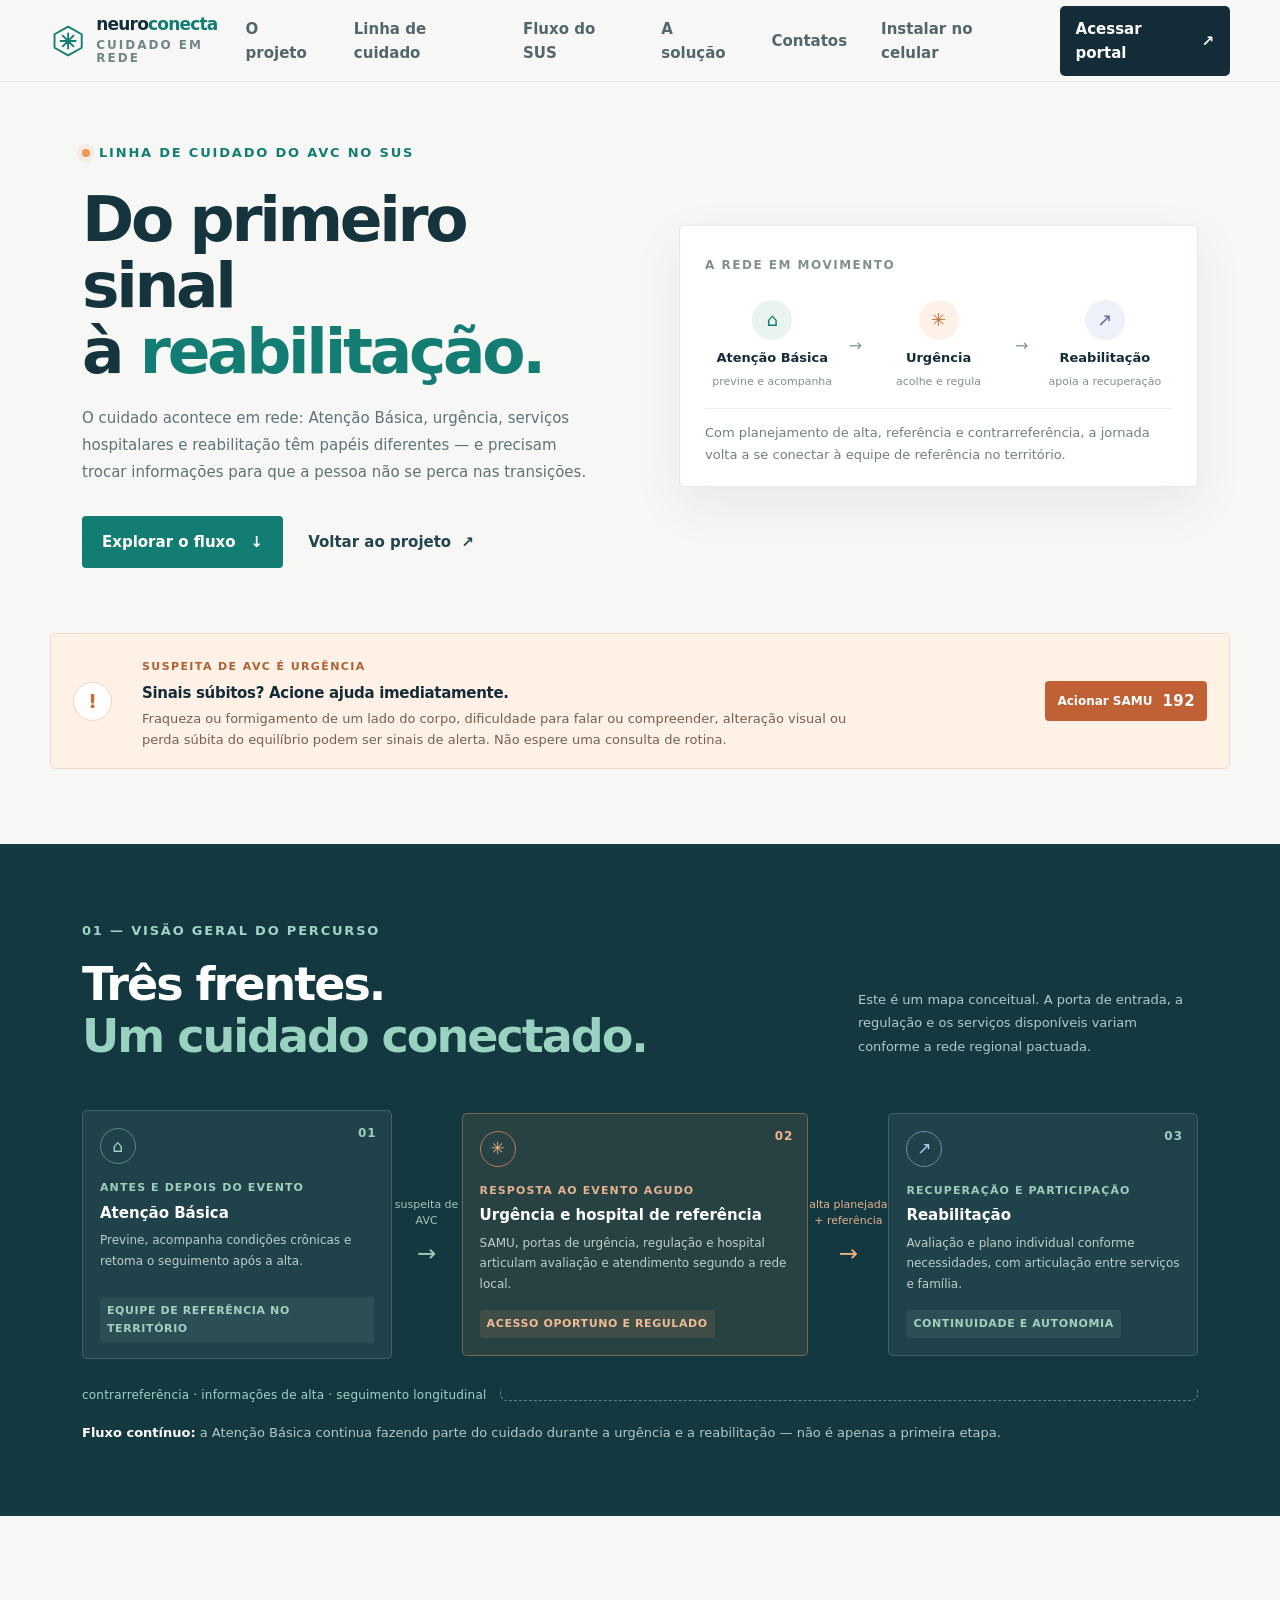
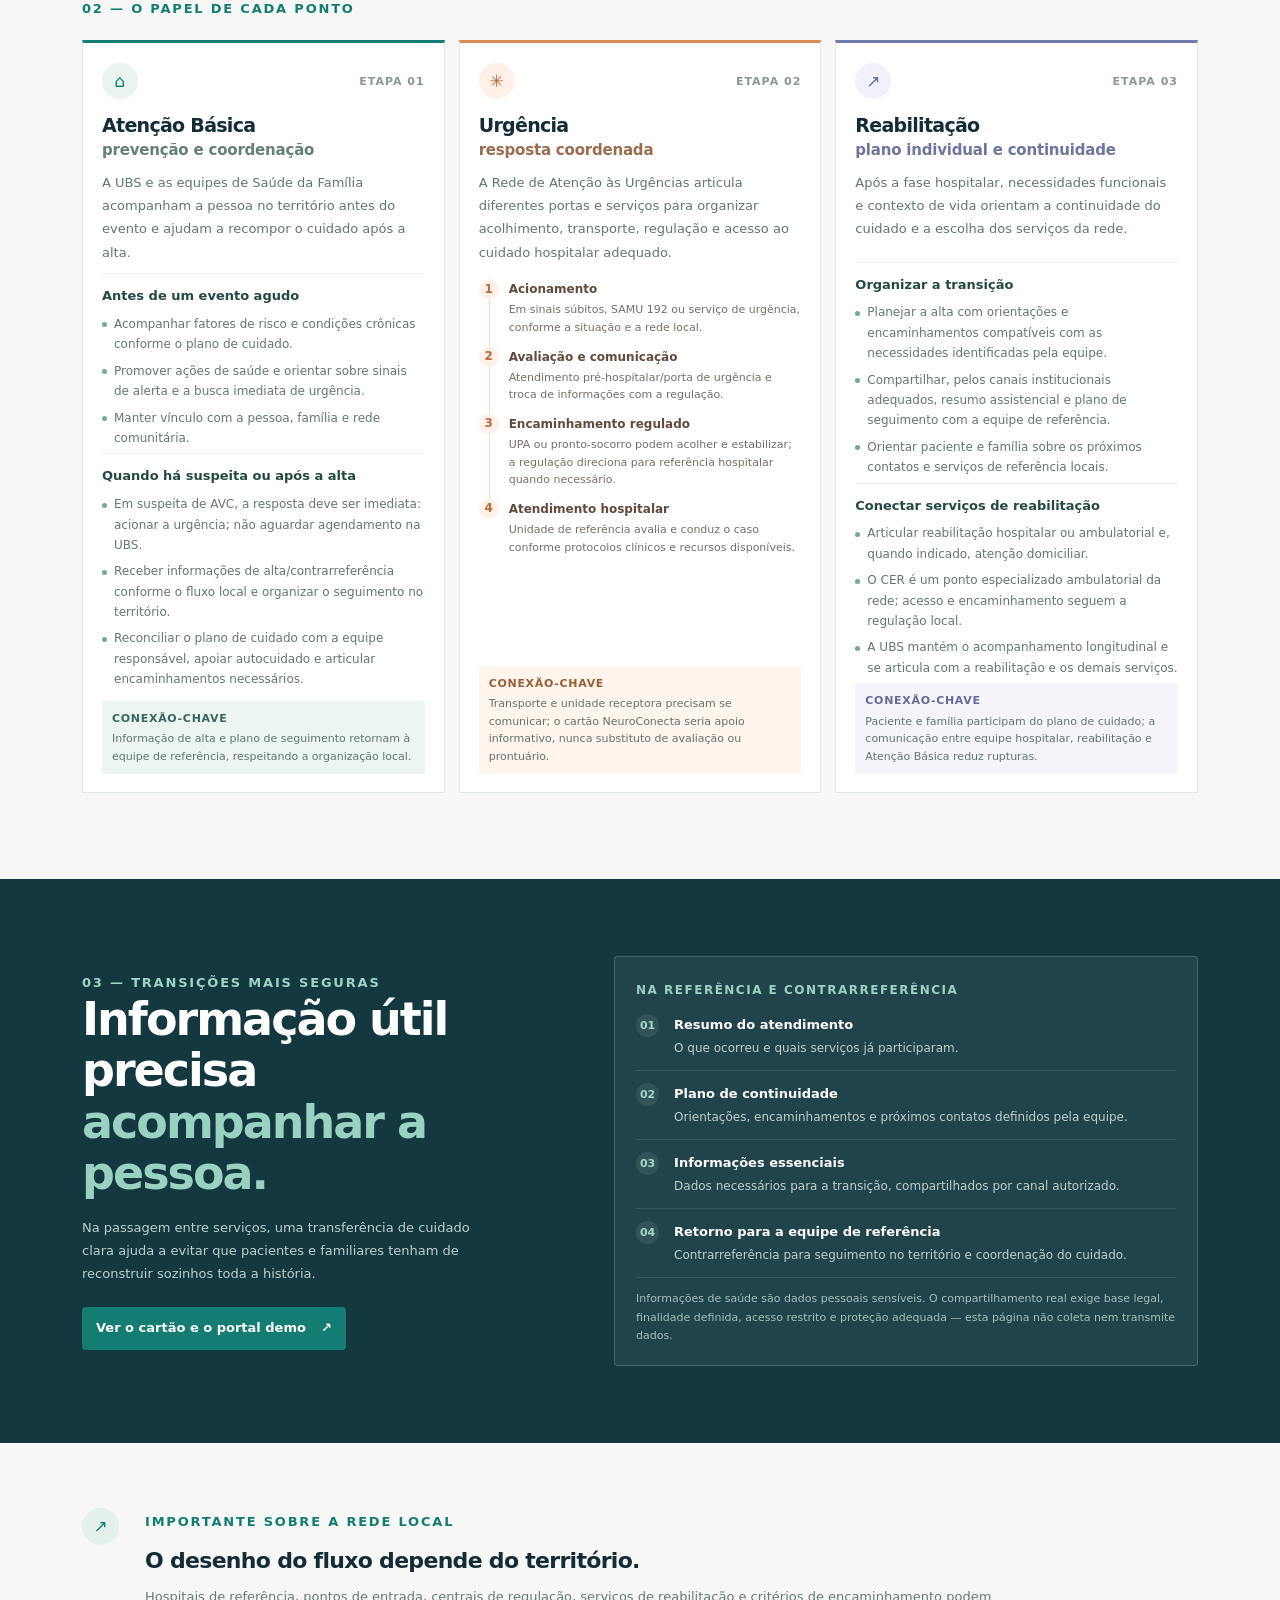
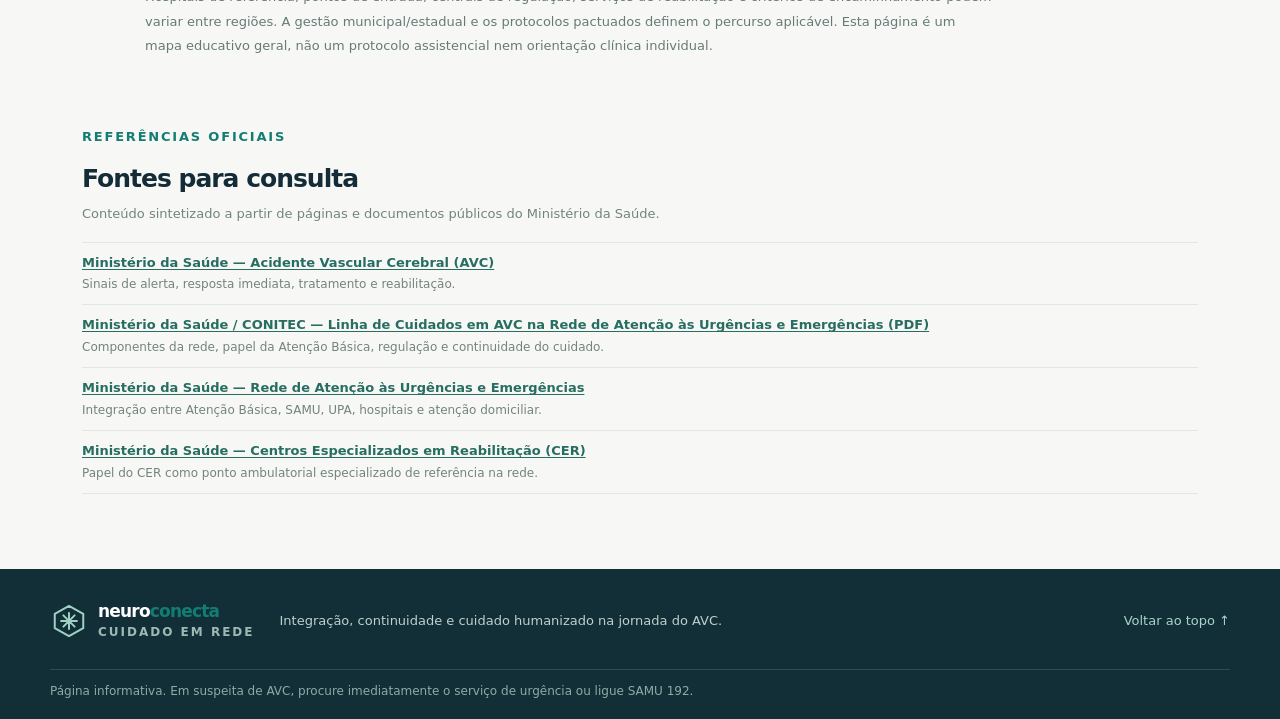
<file: fluxo-sus.html>
<!doctype html>
<html lang="pt-BR">
<head>
  <meta charset="utf-8">
  <meta name="viewport" content="width=device-width, initial-scale=1">
  <meta name="theme-color" content="#f5f8f7">
  <meta name="mobile-web-app-capable" content="yes">
  <meta name="apple-mobile-web-app-capable" content="yes">
  <meta name="apple-mobile-web-app-status-bar-style" content="default">
  <meta name="description" content="Entenda como Atenção Básica, SAMU, regulação, hospital de referência e reabilitação se articulam no fluxo do AVC no SUS.">
  <title>Fluxo do SUS — NeuroConecta</title>
  <link rel="manifest" href="manifest.webmanifest">
  <link rel="icon" type="image/svg+xml" href="favicon.svg">
  <link rel="apple-touch-icon" href="icons/neuroconecta-180.png">
  <link rel="stylesheet" href="styles.css">
  <link rel="stylesheet" href="fluxo-sus.css">
  <script src="fluxo-sus.js" defer></script>
  <script src="pwa.js" defer></script>
</head>
<body class="flow-page">
  <a class="skip-link" href="#conteudo">Pular para o conteúdo</a>
  <header class="site-header">
    <a class="brand" href="index.html#inicio" aria-label="NeuroConecta — página inicial">
      <span class="brand-mark" aria-hidden="true"><svg viewBox="0 0 48 48"><path d="M24 5 42 15v18L24 43 6 33V15L24 5Z"/><path d="M24 14v20M14 24h20M16.9 16.9l14.2 14.2m0-14.2L16.9 31.1"/></svg></span>
      <span class="brand-name">neuro<span>conecta</span><small>cuidado em rede</small></span>
    </a>
    <button class="menu-toggle" id="menuToggle" aria-expanded="false" aria-controls="mainNav" aria-label="Abrir menu">☰</button>
    <nav id="mainNav" class="main-nav" aria-label="Navegação principal">
      <a href="index.html#projeto">O projeto</a>
      <a href="index.html#jornada">Linha de cuidado</a>
      <a href="fluxo-sus.html" aria-current="page">Fluxo do SUS</a>
      <a href="index.html#solucao">A solução</a>
      <a href="contatos.html">Contatos</a>
      <a href="instalar.html">Instalar no celular</a>
      <a class="nav-cta" href="acesso.html">Acessar portal <span aria-hidden="true">↗</span></a>
    </nav>
  </header>

  <main id="conteudo">
    <section class="flow-hero section-wrap">
      <div class="flow-hero-copy">
        <div class="eyebrow"><span class="eyebrow-dot"></span> Linha de cuidado do AVC no SUS</div>
        <h1>Do primeiro sinal<br>à <span>reabilitação.</span></h1>
        <p class="hero-lead">O cuidado acontece em rede: Atenção Básica, urgência, serviços hospitalares e reabilitação têm papéis diferentes — e precisam trocar informações para que a pessoa não se perca nas transições.</p>
        <div class="hero-actions"><a class="button button-primary" href="#mapa-fluxo">Explorar o fluxo <span aria-hidden="true">↓</span></a><a class="text-link" href="index.html">Voltar ao projeto <span aria-hidden="true">↗</span></a></div>
      </div>
      <aside class="flow-hero-card" aria-label="Visão resumida do fluxo assistencial">
        <span class="flow-card-kicker">A REDE EM MOVIMENTO</span>
        <div class="mini-flow"><div><span class="mini-flow-icon">⌂</span><b>Atenção Básica</b><small>previne e acompanha</small></div><i aria-hidden="true">→</i><div><span class="mini-flow-icon urgent">✳</span><b>Urgência</b><small>acolhe e regula</small></div><i aria-hidden="true">→</i><div><span class="mini-flow-icon rehab">↗</span><b>Reabilitação</b><small>apoia a recuperação</small></div></div>
        <p>Com planejamento de alta, referência e contrarreferência, a jornada volta a se conectar à equipe de referência no território.</p>
      </aside>
    </section>

    <section class="urgent-callout section-wrap" aria-labelledby="alerta-title">
      <div class="urgent-symbol" aria-hidden="true">!</div>
      <div><span class="callout-label">SUSPEITA DE AVC É URGÊNCIA</span><h2 id="alerta-title">Sinais súbitos? Acione ajuda imediatamente.</h2><p>Fraqueza ou formigamento de um lado do corpo, dificuldade para falar ou compreender, alteração visual ou perda súbita do equilíbrio podem ser sinais de alerta. Não espere uma consulta de rotina.</p></div>
      <a class="phone-link" href="tel:192"><span>Acionar SAMU</span><b>192</b></a>
    </section>

    <section class="flow-map-section" id="mapa-fluxo">
      <div class="section-wrap">
        <div class="section-kicker light-kicker">01 — Visão geral do percurso</div>
        <div class="flow-map-heading"><h2>Três frentes.<br><span>Um cuidado conectado.</span></h2><p>Este é um mapa conceitual. A porta de entrada, a regulação e os serviços disponíveis variam conforme a rede regional pactuada.</p></div>
        <div class="flow-map" aria-label="Fluxo conceitual: Atenção Básica, urgência hospitalar, transição de alta, reabilitação e retorno ao acompanhamento na Atenção Básica.">
          <article class="flow-node node-primary"><span class="flow-node-number">01</span><span class="flow-node-icon">⌂</span><span class="flow-node-label">ANTES E DEPOIS DO EVENTO</span><h3>Atenção Básica</h3><p>Previne, acompanha condições crônicas e retoma o seguimento após a alta.</p><span class="node-pill">EQUIPE DE REFERÊNCIA NO TERRITÓRIO</span></article>
          <div class="flow-connector connector-emergency"><span>suspeita de AVC</span><i aria-hidden="true">→</i></div>
          <article class="flow-node node-emergency"><span class="flow-node-number">02</span><span class="flow-node-icon">✳</span><span class="flow-node-label">RESPOSTA AO EVENTO AGUDO</span><h3>Urgência e hospital de referência</h3><p>SAMU, portas de urgência, regulação e hospital articulam avaliação e atendimento segundo a rede local.</p><span class="node-pill">ACESSO OPORTUNO E REGULADO</span></article>
          <div class="flow-connector connector-transition"><span>alta planejada<br>+ referência</span><i aria-hidden="true">→</i></div>
          <article class="flow-node node-rehabilitation"><span class="flow-node-number">03</span><span class="flow-node-icon">↗</span><span class="flow-node-label">RECUPERAÇÃO E PARTICIPAÇÃO</span><h3>Reabilitação</h3><p>Avaliação e plano individual conforme necessidades, com articulação entre serviços e família.</p><span class="node-pill">CONTINUIDADE E AUTONOMIA</span></article>
          <div class="flow-return" aria-hidden="true"><span>contrarreferência · informações de alta · seguimento longitudinal</span><i></i></div>
        </div>
        <p class="flow-map-caption"><b>Fluxo contínuo:</b> a Atenção Básica continua fazendo parte do cuidado durante a urgência e a reabilitação — não é apenas a primeira etapa.</p>
      </div>
    </section>

    <section class="flow-details section-wrap">
      <div class="section-kicker">02 — O papel de cada ponto</div>
      <div class="flow-detail-grid">
        <article class="detail-card detail-primary"><div class="detail-card-top"><span class="detail-icon">⌂</span><span class="detail-number">ETAPA 01</span></div><h2>Atenção Básica<br><span>prevenção e coordenação</span></h2><p class="detail-intro">A UBS e as equipes de Saúde da Família acompanham a pessoa no território antes do evento e ajudam a recompor o cuidado após a alta.</p><div class="detail-subsection"><h3>Antes de um evento agudo</h3><ul><li>Acompanhar fatores de risco e condições crônicas conforme o plano de cuidado.</li><li>Promover ações de saúde e orientar sobre sinais de alerta e a busca imediata de urgência.</li><li>Manter vínculo com a pessoa, família e rede comunitária.</li></ul></div><div class="detail-subsection"><h3>Quando há suspeita ou após a alta</h3><ul><li>Em suspeita de AVC, a resposta deve ser imediata: acionar a urgência; não aguardar agendamento na UBS.</li><li>Receber informações de alta/contrarreferência conforme o fluxo local e organizar o seguimento no território.</li><li>Reconciliar o plano de cuidado com a equipe responsável, apoiar autocuidado e articular encaminhamentos necessários.</li></ul></div><div class="role-note"><b>Conexão-chave</b><span>Informação de alta e plano de seguimento retornam à equipe de referência, respeitando a organização local.</span></div></article>

        <article class="detail-card detail-emergency"><div class="detail-card-top"><span class="detail-icon">✳</span><span class="detail-number">ETAPA 02</span></div><h2>Urgência<br><span>resposta coordenada</span></h2><p class="detail-intro">A Rede de Atenção às Urgências articula diferentes portas e serviços para organizar acolhimento, transporte, regulação e acesso ao cuidado hospitalar adequado.</p><div class="urgent-route"><div><b>1</b><span><strong>Acionamento</strong><small>Em sinais súbitos, SAMU 192 ou serviço de urgência, conforme a situação e a rede local.</small></span></div><div><b>2</b><span><strong>Avaliação e comunicação</strong><small>Atendimento pré-hospitalar/porta de urgência e troca de informações com a regulação.</small></span></div><div><b>3</b><span><strong>Encaminhamento regulado</strong><small>UPA ou pronto-socorro podem acolher e estabilizar; a regulação direciona para referência hospitalar quando necessário.</small></span></div><div><b>4</b><span><strong>Atendimento hospitalar</strong><small>Unidade de referência avalia e conduz o caso conforme protocolos clínicos e recursos disponíveis.</small></span></div></div><div class="role-note"><b>Conexão-chave</b><span>Transporte e unidade receptora precisam se comunicar; o cartão NeuroConecta seria apoio informativo, nunca substituto de avaliação ou prontuário.</span></div></article>

        <article class="detail-card detail-rehab"><div class="detail-card-top"><span class="detail-icon">↗</span><span class="detail-number">ETAPA 03</span></div><h2>Reabilitação<br><span>plano individual e continuidade</span></h2><p class="detail-intro">Após a fase hospitalar, necessidades funcionais e contexto de vida orientam a continuidade do cuidado e a escolha dos serviços da rede.</p><div class="detail-subsection"><h3>Organizar a transição</h3><ul><li>Planejar a alta com orientações e encaminhamentos compatíveis com as necessidades identificadas pela equipe.</li><li>Compartilhar, pelos canais institucionais adequados, resumo assistencial e plano de seguimento com a equipe de referência.</li><li>Orientar paciente e família sobre os próximos contatos e serviços de referência locais.</li></ul></div><div class="detail-subsection"><h3>Conectar serviços de reabilitação</h3><ul><li>Articular reabilitação hospitalar ou ambulatorial e, quando indicado, atenção domiciliar.</li><li>O CER é um ponto especializado ambulatorial da rede; acesso e encaminhamento seguem a regulação local.</li><li>A UBS mantém o acompanhamento longitudinal e se articula com a reabilitação e os demais serviços.</li></ul></div><div class="role-note"><b>Conexão-chave</b><span>Paciente e família participam do plano de cuidado; a comunicação entre equipe hospitalar, reabilitação e Atenção Básica reduz rupturas.</span></div></article>
      </div>
    </section>

    <section class="handoff-section">
      <div class="section-wrap handoff-grid"><div><div class="section-kicker light-kicker">03 — Transições mais seguras</div><h2>Informação útil precisa <span>acompanhar a pessoa.</span></h2><p>Na passagem entre serviços, uma transferência de cuidado clara ajuda a evitar que pacientes e familiares tenham de reconstruir sozinhos toda a história.</p><a class="button button-primary" href="index.html#portal">Ver o cartão e o portal demo <span aria-hidden="true">↗</span></a></div><div class="handoff-card"><span class="handoff-kicker">NA REFERÊNCIA E CONTRARREFERÊNCIA</span><div class="handoff-item"><span>01</span><div><b>Resumo do atendimento</b><small>O que ocorreu e quais serviços já participaram.</small></div></div><div class="handoff-item"><span>02</span><div><b>Plano de continuidade</b><small>Orientações, encaminhamentos e próximos contatos definidos pela equipe.</small></div></div><div class="handoff-item"><span>03</span><div><b>Informações essenciais</b><small>Dados necessários para a transição, compartilhados por canal autorizado.</small></div></div><div class="handoff-item"><span>04</span><div><b>Retorno para a equipe de referência</b><small>Contrarreferência para seguimento no território e coordenação do cuidado.</small></div></div><p class="handoff-privacy">Informações de saúde são dados pessoais sensíveis. O compartilhamento real exige base legal, finalidade definida, acesso restrito e proteção adequada — esta página não coleta nem transmite dados.</p></div></div>
    </section>

    <section class="local-variation section-wrap"><span class="variation-icon">↗</span><div><span class="section-kicker">Importante sobre a rede local</span><h2>O desenho do fluxo depende do território.</h2><p>Hospitais de referência, pontos de entrada, centrais de regulação, serviços de reabilitação e critérios de encaminhamento podem variar entre regiões. A gestão municipal/estadual e os protocolos pactuados definem o percurso aplicável. Esta página é um mapa educativo geral, não um protocolo assistencial nem orientação clínica individual.</p></div></section>

    <section class="sources-section section-wrap">
      <div class="section-kicker">Referências oficiais</div>
      <h2>Fontes para consulta</h2>
      <p>Conteúdo sintetizado a partir de páginas e documentos públicos do Ministério da Saúde.</p>
      <ol class="source-list">
        <li><a href="https://www.gov.br/saude/pt-br/assuntos/saude-de-a-a-z/a/avc" target="_blank" rel="noopener noreferrer">Ministério da Saúde — Acidente Vascular Cerebral (AVC)</a><span>Sinais de alerta, resposta imediata, tratamento e reabilitação.</span></li>
        <li><a href="https://www.gov.br/conitec/pt-br/midias/protocolos/pcdt-cuidados-avc.pdf/@@display-file/file" target="_blank" rel="noopener noreferrer">Ministério da Saúde / CONITEC — Linha de Cuidados em AVC na Rede de Atenção às Urgências e Emergências (PDF)</a><span>Componentes da rede, papel da Atenção Básica, regulação e continuidade do cuidado.</span></li>
        <li><a href="https://www.gov.br/saude/pt-br/composicao/saes/samu-192/rau" target="_blank" rel="noopener noreferrer">Ministério da Saúde — Rede de Atenção às Urgências e Emergências</a><span>Integração entre Atenção Básica, SAMU, UPA, hospitais e atenção domiciliar.</span></li>
        <li><a href="https://www.gov.br/saude/pt-br/assuntos/novo-pac-saude/centros-especializados-em-reabilitacao" target="_blank" rel="noopener noreferrer">Ministério da Saúde — Centros Especializados em Reabilitação (CER)</a><span>Papel do CER como ponto ambulatorial especializado de referência na rede.</span></li>
      </ol>
    </section>
  </main>

  <footer class="site-footer"><a class="brand footer-brand" href="index.html#inicio"><span class="brand-mark" aria-hidden="true"><svg viewBox="0 0 48 48"><path d="M24 5 42 15v18L24 43 6 33V15L24 5Z"/><path d="M24 14v20M14 24h20M16.9 16.9l14.2 14.2m0-14.2L16.9 31.1"/></svg></span><span class="brand-name">neuro<span>conecta</span><small>cuidado em rede</small></span></a><p>Integração, continuidade e cuidado humanizado na jornada do AVC.</p><a href="#conteudo">Voltar ao topo ↑</a><div class="footer-line">Página informativa. Em suspeita de AVC, procure imediatamente o serviço de urgência ou ligue SAMU 192.</div></footer>
</body>
</html>
</file>
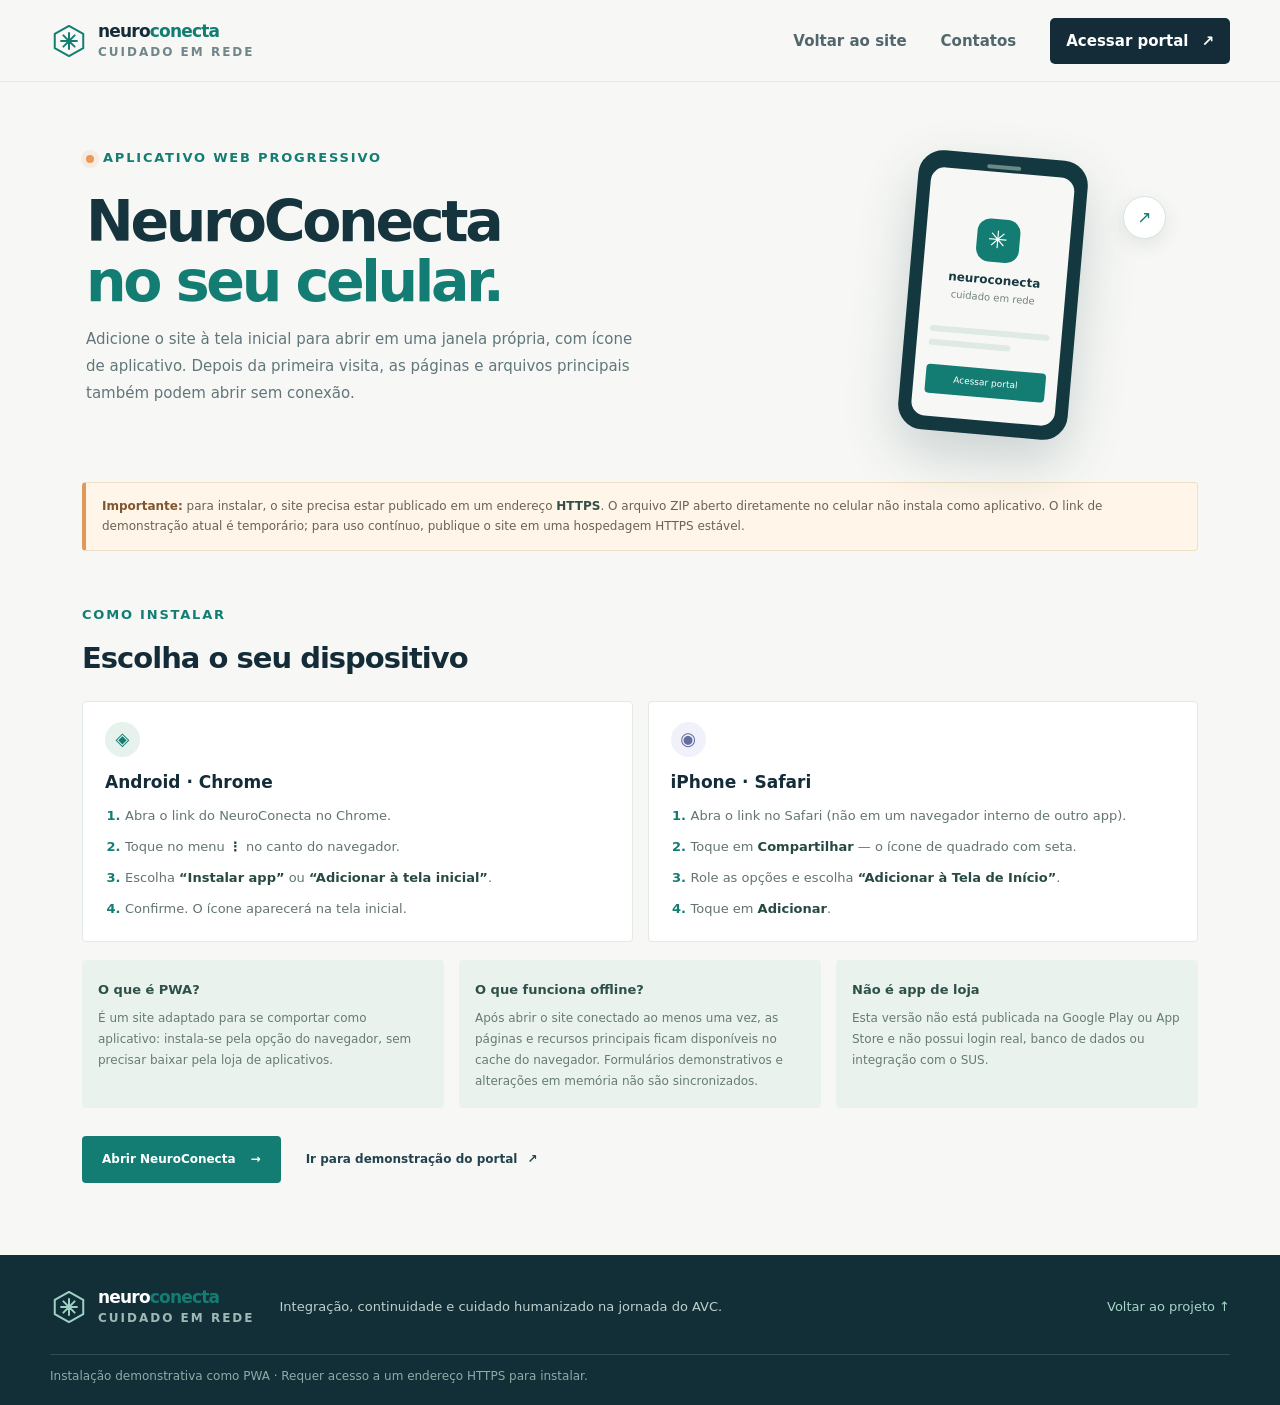
<file: instalar.html>
<!doctype html>
<html lang="pt-BR">
<head>
  <meta charset="utf-8">
  <meta name="viewport" content="width=device-width, initial-scale=1">
  <meta name="theme-color" content="#143840">
  <meta name="mobile-web-app-capable" content="yes">
  <meta name="apple-mobile-web-app-capable" content="yes">
  <meta name="apple-mobile-web-app-status-bar-style" content="default">
  <meta name="description" content="Como instalar o NeuroConecta como aplicativo web progressivo no celular.">
  <title>Instalar NeuroConecta no celular</title>
  <link rel="manifest" href="manifest.webmanifest">
  <link rel="icon" type="image/svg+xml" href="favicon.svg">
  <link rel="apple-touch-icon" href="icons/neuroconecta-180.png">
  <link rel="stylesheet" href="styles.css">
  <link rel="stylesheet" href="instalar.css">
  <script src="pwa.js" defer></script>
</head>
<body class="install-page">
  <a class="skip-link" href="#conteudo">Pular para o conteúdo</a>
  <header class="site-header">
    <a class="brand" href="index.html#inicio" aria-label="NeuroConecta — página inicial"><span class="brand-mark" aria-hidden="true"><svg viewBox="0 0 48 48"><path d="M24 5 42 15v18L24 43 6 33V15L24 5Z"/><path d="M24 14v20M14 24h20M16.9 16.9l14.2 14.2m0-14.2L16.9 31.1"/></svg></span><span class="brand-name">neuro<span>conecta</span><small>cuidado em rede</small></span></a>
    <nav class="main-nav" aria-label="Navegação auxiliar"><a href="index.html">Voltar ao site</a><a href="contatos.html">Contatos</a><a class="nav-cta" href="acesso.html">Acessar portal <span aria-hidden="true">↗</span></a></nav>
  </header>
  <main id="conteudo" class="install-main section-wrap">
    <section class="install-hero"><div><div class="eyebrow"><span class="eyebrow-dot"></span> Aplicativo web progressivo</div><h1>NeuroConecta<br><span>no seu celular.</span></h1><p>Adicione o site à tela inicial para abrir em uma janela própria, com ícone de aplicativo. Depois da primeira visita, as páginas e arquivos principais também podem abrir sem conexão.</p><button id="installAppBtn" class="button button-primary install-now" type="button" hidden>Instalar agora <span aria-hidden="true">↓</span></button><p id="installStatus" class="install-status" role="status" aria-live="polite"></p></div><div class="phone-preview" aria-hidden="true"><div class="phone-frame"><div class="phone-speaker"></div><div class="phone-screen"><span class="phone-logo">✳</span><b>neuroconecta</b><small>cuidado em rede</small><div class="phone-screen-line"></div><div class="phone-screen-line short"></div><div class="phone-screen-button">Acessar portal</div></div></div><span class="phone-bubble">↗</span></div></section>
    <div class="install-requirement"><b>Importante:</b> para instalar, o site precisa estar publicado em um endereço <strong>HTTPS</strong>. O arquivo ZIP aberto diretamente no celular não instala como aplicativo. O link de demonstração atual é temporário; para uso contínuo, publique o site em uma hospedagem HTTPS estável.</div>
    <section class="install-steps" aria-labelledby="steps-title"><div class="section-kicker">Como instalar</div><h2 id="steps-title">Escolha o seu dispositivo</h2><div class="device-grid"><article class="device-card"><span class="device-icon">◈</span><h3>Android · Chrome</h3><ol><li>Abra o link do NeuroConecta no Chrome.</li><li>Toque no menu <b>⋮</b> no canto do navegador.</li><li>Escolha <b>“Instalar app”</b> ou <b>“Adicionar à tela inicial”</b>.</li><li>Confirme. O ícone aparecerá na tela inicial.</li></ol></article><article class="device-card"><span class="device-icon apple">◉</span><h3>iPhone · Safari</h3><ol><li>Abra o link no Safari (não em um navegador interno de outro app).</li><li>Toque em <b>Compartilhar</b> — o ícone de quadrado com seta.</li><li>Role as opções e escolha <b>“Adicionar à Tela de Início”</b>.</li><li>Toque em <b>Adicionar</b>.</li></ol></article></div></section>
    <section class="install-notes"><div><b>O que é PWA?</b><p>É um site adaptado para se comportar como aplicativo: instala-se pela opção do navegador, sem precisar baixar pela loja de aplicativos.</p></div><div><b>O que funciona offline?</b><p>Após abrir o site conectado ao menos uma vez, as páginas e recursos principais ficam disponíveis no cache do navegador. Formulários demonstrativos e alterações em memória não são sincronizados.</p></div><div><b>Não é app de loja</b><p>Esta versão não está publicada na Google Play ou App Store e não possui login real, banco de dados ou integração com o SUS.</p></div></section>
    <div class="install-actions"><a class="button button-primary" href="index.html">Abrir NeuroConecta <span aria-hidden="true">→</span></a><a class="text-link" href="index.html#portal">Ir para demonstração do portal <span aria-hidden="true">↗</span></a></div>
  </main>
  <footer class="site-footer"><a class="brand footer-brand" href="index.html#inicio"><span class="brand-mark" aria-hidden="true"><svg viewBox="0 0 48 48"><path d="M24 5 42 15v18L24 43 6 33V15L24 5Z"/><path d="M24 14v20M14 24h20M16.9 16.9l14.2 14.2m0-14.2L16.9 31.1"/></svg></span><span class="brand-name">neuro<span>conecta</span><small>cuidado em rede</small></span></a><p>Integração, continuidade e cuidado humanizado na jornada do AVC.</p><a href="index.html">Voltar ao projeto ↑</a><div class="footer-line">Instalação demonstrativa como PWA · Requer acesso a um endereço HTTPS para instalar.</div></footer>
</body>
</html>
</file>
<file: styles.css>
:root{--ink:#142c38;--ink-2:#23434e;--muted:#607780;--teal:#147d73;--teal-dark:#0d635e;--mint:#ddf1eb;--mint-2:#eff7f4;--orange:#e99a5a;--cream:#f7f8f5;--line:#dce7e3;--white:#fff;--navy:#143840;--shadow:0 22px 70px rgba(24,58,62,.11);font-family:Inter,ui-sans-serif,system-ui,-apple-system,BlinkMacSystemFont,"Segoe UI",sans-serif;color:var(--ink);scroll-behavior:smooth}*{box-sizing:border-box}body{margin:0;background:var(--cream);color:var(--ink);font-size:16px;line-height:1.6}a{color:inherit;text-decoration:none}button,input,textarea,select{font:inherit}button,a,input,textarea,select{outline-offset:3px}button:focus-visible,a:focus-visible,input:focus-visible,textarea:focus-visible,select:focus-visible{outline:3px solid #e99a5a}.skip-link{position:absolute;left:-999px;top:8px;background:#fff;padding:10px 16px;z-index:50}.skip-link:focus{left:8px}.site-header{height:82px;padding:0 max(calc((100vw - 1180px)/2),32px);display:flex;align-items:center;justify-content:space-between;background:rgba(247,248,245,.95);border-bottom:1px solid rgba(220,231,227,.75);position:sticky;top:0;z-index:20;backdrop-filter:blur(16px)}.brand{display:flex;align-items:center;gap:10px}.brand-mark{width:38px;height:38px;display:block}.brand-mark svg{width:100%;height:100%;fill:none;stroke:var(--teal);stroke-width:2.5;stroke-linecap:round;stroke-linejoin:round}.brand-name{font-size:17px;letter-spacing:-.8px;font-weight:780;line-height:1.05}.brand-name>span{color:var(--teal)}.brand-name small{display:block;font-size:12px;letter-spacing:2px;text-transform:uppercase;color:#72868a;font-weight:700;margin-top:5px}.main-nav{display:flex;align-items:center;gap:34px;font-size:15px;font-weight:620;color:#52676d}.main-nav>a:not(.nav-cta):hover,.text-link:hover{color:var(--teal)}.nav-cta{background:var(--ink);color:#fff;border-radius:5px;padding:11px 16px;display:flex;gap:13px;align-items:center}.nav-cta:hover{background:var(--teal-dark)}.menu-toggle{display:none;border:0;background:transparent;color:var(--ink);font-size:23px}.section-wrap{max-width:1180px;margin:0 auto;padding-left:32px;padding-right:32px}.hero{min-height:650px;display:grid;grid-template-columns:1.02fr .98fr;align-items:center;position:relative;padding-top:58px;padding-bottom:93px}.hero-copy{position:relative;z-index:2;padding-bottom:30px}.eyebrow,.section-kicker{font-size:13px;letter-spacing:1.8px;text-transform:uppercase;font-weight:750;color:var(--teal)}.eyebrow{display:flex;align-items:center;gap:9px;margin-bottom:23px}.eyebrow-dot{width:8px;height:8px;background:var(--orange);border-radius:50%;box-shadow:0 0 0 5px rgba(233,154,90,.14)}h1,h2,h3,h4,p{margin-top:0}h1{font-size:clamp(42px,5vw,63px);line-height:1.05;letter-spacing:-3.3px;margin:0 0 24px;font-weight:660;color:#15343d}h1 span,h2 span{color:var(--teal)}.hero-lead{max-width:485px;color:#5e7279;font-size:16px;line-height:1.8;margin:0 0 30px}.hero-actions{display:flex;align-items:center;gap:25px}.button{border:0;display:inline-flex;align-items:center;justify-content:center;gap:15px;font-weight:680;cursor:pointer;transition:.2s}.button-primary{background:var(--teal);color:#fff;border-radius:4px;padding:14px 20px;font-size:15px}.button-primary:hover{background:var(--teal-dark);transform:translateY(-1px)}.text-link{font-size:15px;font-weight:700;color:var(--ink-2);display:inline-flex;align-items:center;gap:10px}.hero-proof{display:flex;align-items:center;gap:10px;margin-top:43px;color:#798a8e;font-size:13px;font-weight:600}.proof-icon{width:24px;height:24px;display:grid;place-items:center;border-radius:50%;background:#e3f0eb;color:var(--teal);font-size:15px}.hero-visual{height:466px;position:relative;display:grid;place-items:center}.hero-visual:before{content:"";position:absolute;width:388px;height:388px;border-radius:50%;background:radial-gradient(circle at 42% 40%,#e0f1eb 0,#e6f2ed 42%,rgba(230,242,237,.14) 69%,transparent 70%)}.orbit{position:absolute;border:1px solid rgba(20,125,115,.18);border-radius:50%;transform:rotate(-24deg)}.orbit-one{width:415px;height:270px}.orbit-two{width:330px;height:410px;transform:rotate(47deg);border-color:rgba(20,125,115,.12)}.visual-center{width:182px;height:182px;border-radius:50%;display:flex;flex-direction:column;justify-content:center;align-items:center;background:#fff;box-shadow:0 16px 55px rgba(17,68,70,.12);z-index:2;border:1px solid #ebf2ef;text-align:center}.brain-symbol{font-size:35px;line-height:1;color:var(--teal);margin-bottom:9px}.visual-center strong{font-size:15px;line-height:1.1;letter-spacing:-.4px}.visual-center small{margin-top:7px;color:#829295;font-size:13px;text-transform:uppercase;letter-spacing:1px}.orbit-node{position:absolute;display:flex;align-items:center;gap:8px;background:#fff;border:1px solid #e7eeeb;border-radius:5px;padding:9px 12px;box-shadow:0 7px 18px rgba(19,57,61,.07);font-size:13px;z-index:3}.orbit-node>span{width:24px;height:24px;display:grid;place-items:center;border-radius:50%;background:var(--mint-2);color:var(--teal);font-size:12px;font-weight:750}.orbit-node b{font-size:13px}.node-urgencia{top:53px;left:calc(50% - 10px)}.node-hospital{top:47%;right:-3px}.node-rede{bottom:37px;left:calc(50% - 11px)}.node-rehab{top:49%;left:-15px}.visual-caption{position:absolute;bottom:0;left:50%;transform:translateX(-50%);display:flex;align-items:center;gap:9px;color:#7b898b;white-space:nowrap;font-size:13px}.caption-line{width:21px;height:1px;background:var(--orange)}.hero-bottom{position:absolute;bottom:28px;left:32px;right:32px;border-top:1px solid var(--line);padding-top:16px;display:flex;justify-content:space-between;font-size:12px;letter-spacing:1.6px;font-weight:750;color:#7b8d8d}.intro-section{padding-top:100px;padding-bottom:104px}.intro-grid{display:grid;grid-template-columns:1fr 1fr;gap:9%;margin-top:20px;align-items:start}.intro-grid h2,.journey-heading h2,.solution-copy h2,.objectives-grid h2,.method-header h2,.results-grid h2,.closing-section h2,.portal-heading h2{font-size:clamp(31px,4vw,46px);letter-spacing:-2px;line-height:1.14;font-weight:640;margin:0}.intro-copy{padding-top:3px;color:#62767b;font-size:15px;line-height:1.85}.intro-copy p{margin-bottom:13px}.challenge-strip{margin-top:47px;background:#e9f3ef;border-left:3px solid var(--teal);padding:19px 21px;display:flex;align-items:center;gap:17px;position:relative}.challenge-mark{width:35px;height:35px;display:grid;place-items:center;border-radius:50%;background:#fff;color:var(--teal);font-size:17px;font-weight:700;flex:none}.challenge-strip strong{font-size:14px}.challenge-strip p{font-size:15px;color:#60757a;margin:3px 30px 0 0}.strip-arrow{position:absolute;right:20px;top:18px;color:var(--teal);font-size:17px}.journey-section{background:var(--navy);color:#fff;padding:83px 0 81px;overflow:hidden}.light-kicker{color:#9dd4c5}.journey-heading{display:flex;justify-content:space-between;align-items:end;gap:40px;margin-top:18px}.journey-heading h2{max-width:560px}.journey-heading h2 span,.objectives-grid h2 span,.results-grid h2 span{color:#99d2c0}.journey-heading p{max-width:320px;color:#b3c8c5;font-size:15px;line-height:1.8;margin:0 4px 3px 0}.journey-track{display:grid;grid-template-columns:repeat(4,1fr);gap:27px;margin-top:65px;position:relative}.journey-track:before{content:"";position:absolute;top:38px;left:8px;right:8px;height:1px;background:rgba(174,218,204,.24)}.journey-step{position:relative}.step-top{height:42px;display:flex;justify-content:space-between;align-items:center}.step-number{font-size:13px;letter-spacing:1.4px;color:#a3d5c6}.step-icon{z-index:1;width:38px;height:38px;display:grid;place-items:center;background:var(--navy);border:1px solid #6ba394;border-radius:50%;font-size:17px;color:#a7d7c8}.step-line{display:none}.journey-step h3{font-size:15px;letter-spacing:-.3px;margin:24px 0 10px}.journey-step p{font-size:14px;line-height:1.8;color:#b3c9c4;min-height:60px;margin:0 0 20px;max-width:225px}.step-label{color:#95c9b8;font-size:12px;letter-spacing:1.35px;font-weight:700}.journey-note{border-top:1px solid rgba(177,213,204,.19);margin-top:55px;padding-top:19px;color:#bdd0cc;font-size:13px;display:flex;align-items:center;gap:9px}.journey-note span{color:#efa974;font-size:15px}.solution-section{padding-top:100px;padding-bottom:80px}.solution-grid{display:grid;grid-template-columns:.9fr 1.1fr;gap:7%;align-items:center;margin-top:18px}.solution-copy p{color:#62767b;font-size:15px;line-height:1.8;max-width:415px;margin:20px 0}.solution-copy .text-link{color:var(--teal);margin-top:6px}.solution-visual{min-height:345px;position:relative;display:grid;place-items:center}.solution-visual:before{content:"";position:absolute;width:395px;height:300px;border-radius:50%;background:#e6f1ed;transform:rotate(-9deg)}.solution-orb{position:absolute;right:5%;top:16%;width:58px;height:58px;border:1px solid rgba(20,125,115,.22);border-radius:50%;box-shadow:0 0 0 11px rgba(20,125,115,.035)}.digital-card{width:min(355px,83%);min-height:222px;position:relative;z-index:1;overflow:hidden;background:#fff;border:1px solid #e6efeb;border-radius:7px;box-shadow:0 22px 45px rgba(26,64,61,.13);padding:18px 21px;transform:rotate(-3deg)}.card-top,.digital-footer{display:flex;align-items:center;justify-content:space-between}.mini-brand{color:var(--teal);font-size:15px;font-weight:800;letter-spacing:-1px}.mini-brand span{color:var(--orange)}.card-status{font-size:11px;letter-spacing:1.2px;color:#80918e;font-weight:700}.digital-content{position:relative;z-index:2;margin-top:21px}.digital-kicker{display:block;color:var(--teal);font-size:11px;font-weight:750;letter-spacing:1.5px;margin-bottom:8px}.digital-content strong{font-size:18px;line-height:1.2;letter-spacing:-.5px}.digital-tags{display:flex;gap:6px;margin-top:15px}.digital-tags span{background:#edf5f1;color:#4b716c;font-size:12px;padding:4px 8px;border-radius:2px}.digital-footer{border-top:1px solid #edf0ee;margin-top:17px;padding-top:8px;color:#8b9a98;font-size:12px}.card-wave{position:absolute;right:-15px;top:65px;width:155px;height:155px;border:1px solid rgba(20,125,115,.12);border-radius:50%;box-shadow:0 0 0 11px rgba(20,125,115,.035),0 0 0 22px rgba(20,125,115,.025)}.floating-note{position:absolute;z-index:2;right:1%;bottom:35px;display:flex;align-items:center;gap:10px;padding:11px 15px;background:#fff;border:1px solid #edf0ed;border-radius:5px;box-shadow:0 10px 25px rgba(25,60,60,.09)}.note-icon{width:29px;height:29px;border-radius:50%;display:grid;place-items:center;background:#e9f4ef;color:var(--teal);font-size:15px}.floating-note b,.floating-note small{display:block}.floating-note b{font-size:13px}.floating-note small{font-size:12px;color:#81928f}.features-row{display:grid;grid-template-columns:repeat(3,1fr);border-top:1px solid var(--line);margin-top:59px;padding-top:22px;gap:30px}.features-row article{display:flex;gap:14px}.feature-num{font-size:13px;color:var(--teal);font-weight:800}.features-row h3{font-size:14px;margin:0 0 5px}.features-row p{font-size:13px;line-height:1.6;color:#738588;margin:0;max-width:240px}.objectives-section,.results-section{background:#153b42;color:#fff;padding:80px 0}.objectives-grid,.results-grid{display:grid;grid-template-columns:.85fr 1.15fr;gap:9%;align-items:start}.objectives-grid h2,.results-grid h2{margin-top:19px}.objectives-list{display:grid;gap:0}.objectives-list>div{display:grid;grid-template-columns:45px 1fr;gap:13px;padding:14px 0;border-bottom:1px solid rgba(195,219,210,.16)}.objectives-list>div:first-child{padding-top:0}.objectives-list>div>span{color:#9ad2c2;font-weight:700;font-size:13px;padding-top:2px}.objectives-list p{font-size:14px;line-height:1.7;color:#bbceca;margin:0}.objectives-list b{display:block;color:#fff;font-size:15px;margin-bottom:2px}.method-section{padding-top:97px;padding-bottom:100px}.method-header{display:flex;justify-content:space-between;align-items:end;margin-top:19px;gap:30px}.method-header p{max-width:346px;font-size:15px;line-height:1.8;color:#64787c;margin:0 0 5px}.method-cards{display:grid;grid-template-columns:repeat(3,1fr);gap:17px;margin-top:42px}.method-cards article{min-height:234px;background:#fff;border:1px solid #e5ece8;padding:21px 22px;position:relative}.method-cards article>span{font-size:12px;letter-spacing:1.2px;color:#899997;font-weight:750}.method-icon{width:39px;height:39px;border-radius:50%;display:grid;place-items:center;background:#edf6f2;color:var(--teal);font-size:18px;margin:18px 0 14px}.method-cards h3{font-size:15px;margin-bottom:8px}.method-cards p{font-size:13px;color:#738488;line-height:1.8;margin:0;max-width:285px}.results-section{background:#e9f2ee;color:var(--ink)}.results-grid{grid-template-columns:1fr 1fr;gap:9%}.results-grid h2 span{color:var(--teal)}.results-copy>p{font-size:15px;line-height:1.85;color:#5e7275;margin:0 0 21px}.results-copy ul{padding:0;margin:0;list-style:none;display:grid;gap:10px}.results-copy li{display:flex;align-items:center;gap:10px;font-size:14px;color:#395c59}.results-copy li span{width:20px;height:20px;background:#fff;border-radius:50%;display:grid;place-items:center;color:var(--teal);font-size:13px;font-weight:800}.results-copy small{display:block;font-size:12px;color:#7c8d8d;margin-top:19px}.closing-section{padding-top:88px;padding-bottom:93px;display:grid;grid-template-columns:80px 1fr;gap:22px;align-items:start}.closing-mark{width:57px;height:57px;display:grid;place-items:center;border:1px solid #cae1d8;border-radius:50%;color:var(--teal);font-size:24px}.closing-section h2{margin:15px 0 14px;max-width:690px}.closing-section p{max-width:765px;font-size:15px;line-height:1.9;color:#64777b;margin:0}.portal-section{padding:81px 0 78px;background:#edf3f0}.portal-heading{display:flex;align-items:end;justify-content:space-between;gap:30px;margin-bottom:28px}.portal-heading h2{margin:14px 0 8px}.portal-heading p{font-size:14px;color:#667b7d;max-width:570px;margin:0}.demo-badge{display:flex;align-items:center;gap:8px;border:1px solid #d8e6df;background:#f8fbf9;color:#52736a;padding:8px 12px;border-radius:30px;font-size:13px;font-weight:650;white-space:nowrap}.demo-badge>span{width:7px;height:7px;border-radius:50%;background:#52a77e}.portal-shell{background:#fff;border:1px solid #dce8e2;box-shadow:var(--shadow);border-radius:8px;overflow:hidden}.portal-topbar{height:62px;background:#fff;border-bottom:1px solid #edf1ee;display:flex;align-items:center;justify-content:space-between;padding:0 23px}.portal-brand{display:flex;align-items:center;gap:9px;color:#234149;font-weight:800;font-size:13px;letter-spacing:1.2px}.portal-brand>span:last-child{line-height:1.3}.portal-brand small{display:block;font-size:11px;color:#93a19e;letter-spacing:1px;font-weight:650}.portal-brand-icon{width:27px;height:27px;display:grid;place-items:center;border-radius:7px;background:var(--teal);color:#fff;font-size:15px;letter-spacing:0}.portal-top-right{display:flex;align-items:center;gap:13px}.secure-label{font-size:11px;letter-spacing:1px;color:#6c8580;font-weight:750}.secure-label i{display:inline-block;width:6px;height:6px;border-radius:50%;background:#e9a365;margin-right:5px}.portal-avatar{width:28px;height:28px;display:grid;place-items:center;border-radius:50%;background:#eff5f1;color:#43736b;font-size:12px;font-weight:800}.portal-content{padding:25px 26px 27px}.role-row{display:flex;align-items:center;justify-content:space-between;gap:20px;margin-bottom:16px}.portal-overline{font-size:12px;letter-spacing:1.25px;color:#76908b;font-weight:800}.role-row>div>p{font-size:13px;color:#728381;margin:3px 0 0}.role-switch{display:flex;gap:4px;background:#f0f4f1;padding:4px;border-radius:5px}.role-tab{border:0;background:transparent;color:#6e7d7b;border-radius:3px;padding:8px 13px;font-size:13px;font-weight:720;cursor:pointer}.role-tab span{margin-right:5px}.role-tab.active{background:#fff;color:var(--teal-dark);box-shadow:0 1px 3px rgba(14,48,42,.1)}.portal-notice{background:#fff8ec;border:1px solid #f2e6cb;border-radius:4px;padding:10px 12px;display:flex;gap:8px;margin-bottom:21px;color:#98733d}.portal-notice>span{font-size:15px}.portal-notice p{font-size:13px;line-height:1.6;margin:0}.portal-notice b{color:#795b30}.workspace-title{display:flex;align-items:end;justify-content:space-between;gap:15px;margin-bottom:15px}.workspace-title h3{font-size:17px;letter-spacing:-.6px;margin:3px 0 0}.workspace-title>div>p{font-size:13px;color:#84928f;margin:4px 0 0}.button-small{font-size:13px;padding:9px 12px;gap:8px}.button-small span{font-size:15px;line-height:10px}.stats-row{display:grid;grid-template-columns:repeat(3,1fr);gap:10px;margin-bottom:14px}.stat-card{border:1px solid #e8eeea;background:#fbfcfb;padding:12px 14px;border-radius:4px}.stat-card>span{display:block;font-size:11px;letter-spacing:1px;color:#889995;font-weight:750}.stat-card>b{display:block;font-size:20px;line-height:1.35;color:#214b49;margin-top:4px}.stat-card>b em{font-style:normal;font-weight:600;font-size:13px;color:#6f8681}.stat-card>small{display:block;color:#98a4a1;font-size:12px}.company-layout{display:grid;grid-template-columns:245px 1fr;gap:13px}.people-card,.record-card,.form-card,.patient-portal-card{border:1px solid #e5ece8;border-radius:4px;background:#fff}.people-card{padding:13px}.people-header{display:flex;justify-content:space-between;align-items:center}.people-header h4{font-size:13px;margin:0}.people-header small{display:block;font-size:12px;color:#96a29f;margin-top:3px}.people-count{background:#eaf4ef;color:#497568;border-radius:10px;padding:3px 7px;font-size:12px;font-weight:750}.search-box{display:flex;align-items:center;gap:7px;margin:12px 0 8px;background:#f7f9f7;border:1px solid #e9eeeb;border-radius:3px;padding:0 8px;color:#879792}.search-box input{border:0;background:transparent;width:100%;height:30px;font-size:13px;outline:none}.patient-list{display:grid;gap:4px;max-height:210px;overflow:auto}.patient-list-item{width:100%;display:flex;gap:8px;align-items:center;text-align:left;border:1px solid transparent;background:#fff;border-radius:3px;padding:8px 6px;cursor:pointer;color:var(--ink)}.patient-list-item:hover,.patient-list-item.selected{background:#eff7f3;border-color:#e2eee8}.list-avatar{width:27px;height:27px;flex:none;display:grid;place-items:center;border-radius:50%;background:#e4f1eb;color:#40746b;font-size:12px;font-weight:800}.list-person{min-width:0}.list-person b,.list-person small{display:block;overflow:hidden;text-overflow:ellipsis;white-space:nowrap}.list-person b{font-size:13px}.list-person small{font-size:12px;color:#899792;margin-top:2px}.list-footnote{border-top:1px solid #edf1ee;padding-top:9px;margin-top:10px;color:#929d99;font-size:11px;line-height:1.5}.record-card{padding:17px 18px;min-height:270px}.record-head{display:flex;justify-content:space-between;align-items:start;padding-bottom:13px;border-bottom:1px solid #edf1ee}.record-person{display:flex;align-items:center;gap:10px}.record-avatar{width:38px;height:38px;border-radius:50%;background:#e5f2ec;color:#43796d;display:grid;place-items:center;font-size:14px;font-weight:800}.record-person h4{font-size:15px;margin:0}.record-person p{font-size:12px;color:#879491;margin:3px 0 0}.record-label{display:inline-block;background:#eaf4ef;color:#467166;border-radius:3px;padding:4px 7px;font-size:11px;font-weight:750;letter-spacing:.5px}.record-actions{display:flex;gap:6px}.button-outline,.icon-button{border:1px solid #dce8e2;background:#fff;border-radius:3px;color:#53726a;cursor:pointer}.button-outline{font-size:12px;padding:6px 9px;font-weight:700}.button-outline:hover{background:#edf6f1}.icon-button{width:27px;height:27px;font-size:18px;line-height:1}.record-summary{display:grid;grid-template-columns:repeat(3,1fr);gap:11px 15px;padding:13px 0}.data-block{min-width:0}.data-block.wide{grid-column:span 3}.data-block span{display:block;color:#91a09c;font-size:11px;letter-spacing:.7px;font-weight:750;text-transform:uppercase;margin-bottom:4px}.data-block b{display:block;color:#3a5354;font-weight:570;font-size:13px;line-height:1.5;overflow-wrap:anywhere}.record-bottom{border-top:1px solid #edf1ee;padding-top:10px;display:flex;justify-content:space-between;color:#8a9794;font-size:11px}.register-form{margin-top:15px;padding:17px}.form-heading{display:flex;align-items:start;justify-content:space-between;margin-bottom:15px}.form-heading h3{font-size:15px;margin:4px 0}.form-heading p{font-size:13px;color:#80908c;margin:0}.form-grid{display:grid;grid-template-columns:1fr 1fr;gap:11px}.form-grid label,.patient-edit-grid label{font-size:12px;color:#516864;font-weight:700;display:grid;gap:5px}.form-grid input,.form-grid textarea,.patient-edit-grid input,.patient-edit-grid textarea{width:100%;border:1px solid #dfe8e3;border-radius:3px;background:#fbfcfb;padding:8px 9px;font-size:13px;color:#334d4c;resize:vertical}.form-grid textarea{min-height:53px}.form-actions{display:flex;justify-content:flex-end;align-items:center;gap:9px;margin-top:14px}.button-quiet{background:transparent;color:#657d77;font-size:13px;padding:8px 11px}.button-quiet:hover{background:#f0f5f2}.empty-state{height:100%;min-height:235px;display:grid;place-content:center;text-align:center;color:#81928d;padding:15px}.empty-state>span{font-size:25px;color:#71a191;margin-bottom:7px}.empty-state h4{font-size:15px;color:#425d58;margin:0 0 4px}.empty-state p{font-size:13px;margin:0;max-width:260px}.patient-workspace-title{align-items:center}.patient-select-label{min-width:185px;display:grid;gap:5px;font-size:11px;letter-spacing:1px;color:#81918e;font-weight:750}.patient-select-label select{height:32px;border:1px solid #dce7e1;border-radius:3px;background:#fff;padding:0 8px;color:#405b56;font-size:13px}.patient-portal-card{padding:18px}.patient-welcome{display:flex;align-items:center;gap:13px;padding-bottom:14px;border-bottom:1px solid #edf1ee}.patient-welcome .record-avatar{width:47px;height:47px;font-size:15px}.patient-welcome h4{margin:0;font-size:15px}.patient-welcome p{margin:3px 0 0;color:#859390;font-size:13px}.patient-section-title{font-size:13px;color:#355752;margin:15px 0 10px}.patient-readonly{display:grid;grid-template-columns:repeat(3,1fr);gap:12px;padding-bottom:12px;border-bottom:1px solid #edf1ee}.patient-edit-grid{display:grid;grid-template-columns:1fr 1fr;gap:11px}.patient-edit-grid label.wide{grid-column:span 2}.patient-edit-grid textarea{min-height:57px}.patient-save-row{display:flex;justify-content:space-between;align-items:center;margin-top:13px}.patient-save-row small{font-size:12px;color:#8a9894}.patient-rights{display:flex;align-items:center;gap:11px;background:#f0f6f2;border-radius:4px;padding:11px 13px;margin-top:13px;color:#668079}.patient-rights>span{font-size:18px;color:var(--teal)}.patient-rights p{font-size:12px;line-height:1.6;margin:0}.patient-rights b{color:#41645c}.portal-bottom{display:flex;justify-content:space-between;gap:12px;padding:10px 25px;background:#f9fbf9;border-top:1px solid #edf1ee;color:#94a09d;font-size:11px;letter-spacing:.3px}.portal-disclaimer{font-size:13px;line-height:1.8;color:#687e7c;max-width:1050px;margin:15px auto 0}.portal-disclaimer b{color:#46635d}.site-footer{min-height:150px;background:#122f38;color:#fff;padding:31px max(calc((100vw - 1180px)/2),32px) 17px;display:grid;grid-template-columns:auto 1fr auto;align-items:center;gap:25px}.footer-brand .brand-name{color:#fff}.footer-brand .brand-name small{color:#a0b8b5}.footer-brand .brand-mark svg{stroke:#9ed1c3}.site-footer>p{font-size:13px;color:#bed0cd;margin:0}.site-footer>a:nth-of-type(2){font-size:13px;color:#a6d5c8}.footer-line{grid-column:1/-1;border-top:1px solid rgba(220,239,232,.15);padding-top:12px;font-size:12px;color:#90aaa6}.role-panel[hidden],.register-form[hidden]{display:none!important}
@media(max-width:900px){.site-header{padding:0 25px}.hero{grid-template-columns:1fr 1fr;min-height:590px}.hero-visual{transform:scale(.88);transform-origin:center}.main-nav{gap:19px}.journey-track{gap:17px}.company-layout{grid-template-columns:205px 1fr}.record-summary{gap:10px}.section-wrap{padding-left:25px;padding-right:25px}.site-footer{padding-left:25px;padding-right:25px}}
@media(max-width:680px){.site-header{height:68px;padding:0 19px}.brand-mark{width:33px;height:33px}.brand-name{font-size:15px}.menu-toggle{display:block}.main-nav{display:none;position:absolute;left:0;right:0;top:67px;background:#fff;padding:17px 20px 20px;border-bottom:1px solid var(--line);box-shadow:0 12px 20px #1a3e3c12;align-items:stretch;gap:0;flex-direction:column}.main-nav.open{display:flex}.main-nav a{padding:12px 4px}.main-nav .nav-cta{justify-content:center;margin-top:5px;padding:11px}.section-wrap{padding-left:20px;padding-right:20px}.hero{display:flex;flex-direction:column;align-items:stretch;padding-top:54px;padding-bottom:82px;min-height:auto}.hero-copy{padding-bottom:0}.eyebrow{font-size:12px;margin-bottom:18px}h1{font-size:43px;letter-spacing:-2.5px}.hero-lead{font-size:15px;line-height:1.75}.hero-actions{gap:18px}.button-primary{padding:13px 15px;font-size:14px}.hero-proof{margin-top:25px;font-size:13px}.hero-visual{height:355px;transform:scale(.78);transform-origin:center center;margin:-5px 0 -12px}.hero-bottom{bottom:18px;left:20px;right:20px;gap:8px;font-size:11px;letter-spacing:.8px}.intro-section,.solution-section,.method-section{padding-top:70px;padding-bottom:70px}.intro-grid,.solution-grid,.objectives-grid,.results-grid{grid-template-columns:1fr;gap:24px}.intro-grid h2,.journey-heading h2,.solution-copy h2,.objectives-grid h2,.method-header h2,.results-grid h2,.closing-section h2,.portal-heading h2{font-size:34px;letter-spacing:-1.5px}.intro-copy{font-size:15px}.challenge-strip{margin-top:28px;padding:15px}.challenge-strip p{font-size:13px}.journey-section{padding:65px 0}.journey-heading,.method-header{display:block}.journey-heading p,.method-header p{margin-top:13px}.journey-track{grid-template-columns:1fr 1fr;row-gap:28px;margin-top:40px}.journey-track:before{display:none}.journey-step{border-top:1px solid rgba(174,218,204,.22);padding-top:12px}.journey-step h3{margin-top:14px;font-size:15px}.journey-step p{min-height:unset;font-size:13px}.journey-note{margin-top:34px}.solution-grid{gap:16px}.solution-visual{min-height:290px;transform:scale(.92)}.features-row{grid-template-columns:1fr;gap:17px;margin-top:30px}.features-row p{max-width:none}.objectives-section,.results-section{padding:64px 0}.objectives-list{margin-top:5px}.method-header p{font-size:14px}.method-cards{grid-template-columns:1fr;gap:10px;margin-top:28px}.method-cards article{min-height:auto;padding:17px}.method-icon{margin:12px 0}.results-grid{gap:25px}.closing-section{padding-top:65px;padding-bottom:66px;grid-template-columns:45px 1fr;gap:14px}.closing-mark{width:40px;height:40px;font-size:18px}.closing-section p{font-size:14px}.portal-section{padding:61px 0}.portal-heading{display:block}.demo-badge{display:inline-flex;margin-top:15px}.portal-shell{margin:0 -3px}.portal-topbar{padding:0 13px;height:55px}.secure-label{display:none}.portal-content{padding:16px 12px}.role-row{display:block}.role-switch{margin-top:12px;width:max-content}.portal-notice p{font-size:12px}.workspace-title{align-items:start}.workspace-title h3{font-size:15px}.button-small{font-size:12px;padding:8px}.stats-row{gap:5px}.stat-card{padding:9px 8px}.stat-card>b{font-size:16px}.stat-card>b em{font-size:12px}.stat-card>small{font-size:11px}.stat-card>span{font-size:11px;letter-spacing:.5px}.company-layout{grid-template-columns:1fr}.people-card{padding:11px}.patient-list{grid-template-columns:1fr 1fr;max-height:130px}.record-card{padding:13px}.record-head{gap:8px}.record-actions{flex-direction:column}.record-summary{grid-template-columns:1fr 1fr;gap:10px}.data-block.wide{grid-column:span 2}.form-grid{grid-template-columns:1fr}.form-grid label{font-size:13px}.patient-workspace-title{display:block}.patient-select-label{margin-top:12px}.patient-readonly{grid-template-columns:1fr 1fr}.patient-edit-grid{grid-template-columns:1fr}.patient-edit-grid label.wide{grid-column:auto}.patient-portal-card{padding:12px}.patient-save-row{align-items:flex-end}.patient-save-row small{max-width:160px;line-height:1.4}.portal-bottom{padding:9px 12px;font-size:11px}.portal-bottom span:last-child{text-align:right}.portal-disclaimer{font-size:12px}.site-footer{padding:27px 20px 16px;grid-template-columns:1fr auto;gap:12px}.site-footer>p{grid-row:2;grid-column:1/-1}.site-footer>a:nth-of-type(2){font-size:12px}.footer-line{font-size:11px}}
@media(prefers-reduced-motion:reduce){*,*::before,*::after{scroll-behavior:auto!important;transition:none!important}}

.journey-detail-link{margin-top:22px;display:inline-flex;align-items:center;gap:12px;color:#9dd4c5;font-size:13px;font-weight:700}.journey-detail-link:hover{color:#fff}
</file>
<file: acesso.css>
.access-page{min-height:100vh;background:#f2f6f3;display:flex;flex-direction:column}.access-header{height:77px;display:flex;align-items:center;justify-content:space-between;padding:0 max(calc((100vw - 1110px)/2),32px);background:#f8faf8;border-bottom:1px solid #e3ebe7}.back-link{font-size:13px;font-weight:700;color:#56716b}.back-link:hover{color:var(--teal)}.access-main{width:min(1110px,100%);margin:0 auto;padding:44px 32px 35px;flex:1}.access-intro{display:grid;grid-template-columns:1fr 240px;align-items:center;gap:40px;margin-bottom:23px}.access-intro-copy h1{font-size:clamp(35px,4vw,48px);line-height:1.08;letter-spacing:-2.5px;margin:14px 0 12px;font-weight:660}.access-intro-copy>p{font-size:14px;line-height:1.8;color:#657a77;max-width:550px;margin:0}.access-illustration{height:155px;position:relative;display:grid;place-items:center}.access-ring{position:absolute;border:1px solid rgba(20,125,115,.17);border-radius:50%;transform:rotate(-23deg)}.ring-a{width:194px;height:100px}.ring-b{width:130px;height:164px;transform:rotate(43deg)}.access-center{position:relative;z-index:1;width:84px;height:84px;border:1px solid #e5efea;border-radius:50%;background:#fff;box-shadow:0 8px 24px rgba(28,69,63,.1);display:flex;flex-direction:column;align-items:center;justify-content:center;text-align:center}.access-center span{font-size:20px;color:var(--teal);line-height:1}.access-center b{font-size:12px;line-height:1.15;margin-top:4px}.access-node{position:absolute;z-index:2;padding:6px 9px;border:1px solid #e5ece8;background:#fff;border-radius:3px;box-shadow:0 3px 10px #173b3a10;font-size:11px;color:#476a63;font-weight:700}.access-node-one{top:7px;left:12px}.access-node-two{right:8px;bottom:5px}.demo-warning{display:flex;align-items:flex-start;gap:9px;background:#fff8ec;border:1px solid #f0e1c5;color:#8b6c3d;border-radius:4px;padding:10px 13px;margin-bottom:17px}.demo-warning>span{font-size:15px}.demo-warning p{font-size:12px;line-height:1.65;margin:0}.demo-warning b{color:#74572c}.login-grid{display:grid;grid-template-columns:1fr 1fr;gap:17px}.login-card{background:#fff;border:1px solid #e1eae5;border-radius:5px;padding:18px 21px 0;box-shadow:0 8px 27px rgba(21,58,55,.045);display:flex;flex-direction:column}.company-login{border-top:3px solid var(--teal)}.patient-login{border-top:3px solid #747bb1}.login-card-head{display:flex;align-items:center;justify-content:space-between}.login-icon{width:32px;height:32px;border-radius:7px;background:#e9f4ee;color:var(--teal);display:grid;place-items:center;font-size:16px}.patient-login .login-icon{background:#f0f1fa;color:#656c9e}.login-tag{font-size:11px;letter-spacing:1.05px;font-weight:800;color:#739087}.patient-login .login-tag{color:#7579a0}.login-card h2{font-size:19px;letter-spacing:-.6px;margin:11px 0 4px}.login-description{min-height:36px;font-size:13px;line-height:1.65;color:#71817e;margin:0 0 12px;max-width:440px}.login-form{display:flex;flex-direction:column}.login-form>label{font-size:12px;font-weight:750;color:#4c635e;margin:7px 0 4px}.login-form input{width:100%;height:34px;border:1px solid #dfe8e3;border-radius:3px;background:#fcfdfc;padding:0 9px;color:#3c5751;font-size:13px;letter-spacing:.1px}.login-form input:focus{border-color:#79a99b;outline:2px solid #d6eae2}.password-wrap{position:relative}.password-wrap input{padding-right:35px}.show-password{position:absolute;right:3px;top:3px;width:28px;height:28px;border:0;background:transparent;color:#738d84;font-size:15px;cursor:pointer}.patient-login .show-password{color:#747aa9}.demo-credential{display:flex;align-items:center;gap:6px;color:#83928e;font-size:11px;margin:7px 0 9px}.demo-dot{width:6px;height:6px;border-radius:50%;background:#58a77e}.login-submit{width:100%;padding:10px 13px;font-size:13px;justify-content:space-between}.patient-login .login-submit{background:#686fa7}.patient-login .login-submit:hover{background:#545b91}.login-feedback{min-height:15px;font-size:12px;line-height:1.5;margin:4px 0 1px;color:#2d8064}.login-feedback.error{color:#b84e3c}.login-feedback.success{color:#28775e}.login-card-foot{border-top:1px solid #edf1ee;margin:10px -21px 0;padding:9px 21px;background:#fbfcfb;display:flex;justify-content:space-between;gap:8px;color:#8a9893;font-size:11px;border-radius:0 0 5px 5px}.access-disclaimer{font-size:12px;line-height:1.7;color:#738480;margin:13px 0 0}.access-footer{min-height:47px;display:flex;align-items:center;justify-content:center;gap:21px;flex-wrap:wrap;padding:11px 22px;background:#153840;color:#adc3bd;font-size:11px;letter-spacing:.8px}.access-footer a{color:#cae1d8;letter-spacing:0;font-size:12px}.access-footer a:hover{color:#fff}
@media(max-width:680px){.access-header{height:66px;padding:0 18px}.access-main{padding:31px 18px 27px}.access-intro{grid-template-columns:1fr;gap:3px}.access-intro-copy h1{font-size:37px;letter-spacing:-2px}.access-illustration{height:115px;max-width:260px;margin:0 auto;width:100%}.access-intro{margin-bottom:14px}.login-grid{grid-template-columns:1fr;gap:12px}.login-card{padding:16px 16px 0}.login-card-foot{margin-left:-16px;margin-right:-16px;padding-left:16px;padding-right:16px}.login-description{min-height:unset}.access-footer{gap:12px}.demo-warning p{font-size:11px}}

.access-header-actions{display:flex;align-items:center;gap:15px}.access-header-actions .back-link{white-space:nowrap;font-size:11px}@media(max-width:680px){.access-header{height:auto;min-height:66px;padding:8px 18px}.access-header-actions{flex-direction:column;align-items:flex-end;gap:2px}.access-header-actions .back-link{font-size:11px}}
</file>
<file: contatos.css>
.contacts-page{background:#f7f8f5}.contacts-main{padding-bottom:20px}.contacts-hero{padding-top:65px;padding-bottom:30px}.contacts-hero h1{font-size:clamp(39px,5vw,58px);line-height:1.09;letter-spacing:-2.4px;margin:15px 0}.contacts-hero>p{max-width:660px;color:#627772;font-size:16px;line-height:1.75;margin:0}.contacts-alert{display:flex;align-items:flex-start;gap:11px;max-width:820px;margin-top:23px;padding:13px 15px;background:#fff4e8;border:1px solid #f1dfc9;border-left:4px solid #d99355;border-radius:4px;color:#655a4d}.contacts-alert>span{font-size:17px;color:#af6b32}.contacts-alert p{font-size:13px;line-height:1.7;margin:0}.contacts-alert b{color:#75532f}.contacts-directory{padding-top:22px;padding-bottom:38px}.contacts-section-head{display:flex;align-items:end;justify-content:space-between;gap:20px;margin-bottom:18px}.contacts-section-head h2{font-size:29px;letter-spacing:-1px;margin:8px 0 0}.fake-label{padding:7px 9px;border-radius:3px;background:#e7f0eb;color:#55776c;font-size:10px;letter-spacing:.8px;font-weight:750}.social-grid{display:grid;grid-template-columns:repeat(3,minmax(0,1fr));gap:13px}.social-card{display:flex;flex-direction:column;min-height:232px;padding:16px 17px 0;background:#fff;border:1px solid #e1eae5;border-top:3px solid #8da99f;border-radius:4px;box-shadow:0 7px 18px rgba(28,66,60,.035)}.social-whatsapp{border-top-color:#3caa70}.social-instagram{border-top-color:#bf668d}.social-facebook{border-top-color:#537fca}.social-linkedin{border-top-color:#4287a7}.social-youtube{border-top-color:#c45c54}.social-email{border-top-color:#708882}.social-card-head{display:flex;align-items:center;gap:9px}.social-icon{width:35px;height:35px;flex:0 0 35px;border-radius:10px;display:grid;place-items:center;background:#edf4f0;color:#477568;font-size:15px;font-weight:800}.social-whatsapp .social-icon{color:#248d55;background:#e7f5eb}.social-instagram .social-icon{color:#a94875;background:#f8eaf1}.social-facebook .social-icon{color:#4267a8;background:#edf1fa}.social-linkedin .social-icon{color:#26708e;background:#eaf3f6}.social-youtube .social-icon{color:#ad4f47;background:#f8edeb}.social-email .social-icon{color:#526e67;background:#ebf0ee}.social-name{font-size:15px;font-weight:750;color:#25443e}.social-type{margin-left:auto;font-size:9px;letter-spacing:.6px;color:#83938e;font-weight:750}.social-card>p{min-height:43px;margin:12px 0 8px;color:#647772;font-size:12px;line-height:1.6}.social-handle{display:flex;flex-direction:column;gap:2px;padding:7px 9px;background:#f5f8f6;border-radius:3px;color:#46665e;font-size:12px;font-weight:700;overflow-wrap:anywhere}.social-handle small{font-size:10px;color:#83928d;font-weight:500}.social-action{display:flex;align-items:center;justify-content:space-between;gap:8px;margin:11px -17px 0;padding:10px 17px;border-top:1px solid #edf1ee;color:#267165;font-size:12px;font-weight:750;text-decoration:none}.social-action:hover{background:#f3f8f5;color:#14584e}.contact-feedback{min-height:24px;padding-top:9px;color:#26765f;font-size:12px;font-weight:650}.contacts-replace-note{display:grid;grid-template-columns:190px 1fr;gap:14px;align-items:start;margin-top:16px;padding:14px 16px;background:#eaf2ee;border-radius:4px}.contacts-replace-note>span{font-size:12px;color:#355e54;font-weight:800}.contacts-replace-note p{margin:0;color:#61766f;font-size:12px;line-height:1.7}.contact-bottom{display:flex;align-items:center;justify-content:space-between;padding-top:25px;padding-bottom:55px;border-top:1px solid #e2eae5}.contact-bottom h2{font-size:25px;line-height:1.2;letter-spacing:-1px;margin:8px 0}.contact-bottom h2 span{color:#147d73}.contact-bottom .button-primary{font-size:12px}
@media(max-width:900px){.social-grid{grid-template-columns:repeat(2,minmax(0,1fr))}.contacts-hero{padding-top:50px}}
@media(max-width:600px){.contacts-hero{padding:37px 18px 20px}.contacts-hero h1{font-size:38px;letter-spacing:-1.8px}.contacts-hero>p{font-size:14px}.contacts-directory{padding:20px 18px 32px}.contacts-section-head{align-items:flex-start;flex-direction:column;gap:9px}.contacts-section-head h2{font-size:25px}.social-grid{grid-template-columns:1fr;gap:10px}.social-card{min-height:unset;padding:14px 15px 0}.social-card>p{min-height:unset;margin:10px 0 8px;font-size:12px}.social-action{margin-left:-15px;margin-right:-15px;padding-left:15px;padding-right:15px}.contacts-replace-note{grid-template-columns:1fr;gap:5px}.contact-bottom{margin:0 18px;align-items:flex-start;flex-direction:column;padding-top:20px;padding-bottom:40px}}
</file>
<file: fluxo-sus.css>
.journey-detail-link{margin-top:22px;display:inline-flex;align-items:center;gap:12px;color:#9dd4c5;font-size:13px;font-weight:700}.journey-detail-link:hover{color:#fff}.flow-page .site-header{position:sticky}.flow-hero{min-height:500px;display:grid;grid-template-columns:1fr 1fr;gap:7%;align-items:center;padding-top:61px;padding-bottom:65px}.flow-hero-copy h1{margin-bottom:20px}.flow-hero-copy .hero-lead{max-width:545px;font-size:15px}.flow-hero-card{background:#fff;border:1px solid #e2ece7;padding:25px 25px 20px;box-shadow:0 18px 50px rgba(24,58,62,.08);border-radius:5px}.flow-card-kicker,.handoff-kicker{color:#81918d;font-size:12px;letter-spacing:1.5px;font-weight:800}.mini-flow{display:grid;grid-template-columns:1fr 20px 1fr 20px 1fr;gap:6px;align-items:center;margin:24px 0 17px}.mini-flow>div{display:flex;flex-direction:column;align-items:center;text-align:center;gap:4px}.mini-flow-icon{width:40px;height:40px;border-radius:50%;display:grid;place-items:center;background:#e9f4ee;color:var(--teal);font-size:18px;margin-bottom:4px}.mini-flow-icon.urgent{background:#fff1e7;color:#c76d37}.mini-flow-icon.rehab{background:#eff1fa;color:#6266a6}.mini-flow>i{font-style:normal;color:#7e9c93;font-size:16px;text-align:center}.mini-flow b{font-size:13px}.mini-flow small{font-size:11px;color:#80918c}.flow-hero-card>p{font-size:13px;line-height:1.7;color:#6f817c;border-top:1px solid #edf1ee;padding-top:13px;margin:0}.urgent-callout{display:grid;grid-template-columns:52px 1fr auto;align-items:center;gap:17px;margin:0 auto 75px;background:#fff1e6;border:1px solid #f1d8c6;border-radius:5px;padding:18px 22px}.urgent-symbol{height:39px;width:39px;border-radius:50%;display:grid;place-items:center;background:#fff;color:#c66e37;border:1px solid #f1d5c0;font-size:20px;font-weight:750}.callout-label{font-size:11px;color:#af6133;letter-spacing:1.4px;font-weight:800}.urgent-callout h2{font-size:15px;letter-spacing:-.3px;margin:3px 0 4px}.urgent-callout p{font-size:13px;line-height:1.6;color:#775f50;margin:0;max-width:740px}.phone-link{min-width:118px;border-radius:4px;background:#bf6035;color:#fff;padding:8px 12px;display:flex;align-items:center;justify-content:space-between;gap:10px}.phone-link span{font-size:12px;font-weight:650}.phone-link b{font-size:15px;letter-spacing:.4px}.flow-map-section{background:var(--navy);color:#fff;padding:77px 0 72px}.flow-map-heading{display:flex;justify-content:space-between;align-items:end;gap:35px;margin:17px 0 48px}.flow-map-heading h2,.handoff-grid h2{font-size:clamp(32px,4vw,46px);line-height:1.12;letter-spacing:-2px;font-weight:640;margin:0}.flow-map-heading h2 span,.handoff-grid h2 span{color:#99d2c0}.flow-map-heading>p{max-width:340px;font-size:13px;line-height:1.8;color:#b4c9c5;margin:0 0 4px}.flow-map{display:grid;grid-template-columns:1fr 70px 1.12fr 80px 1fr;align-items:center;gap:0;position:relative}.flow-node{position:relative;min-height:243px;border-radius:5px;padding:17px 17px 15px;background:rgba(255,255,255,.055);border:1px solid rgba(194,223,211,.2)}.node-emergency{background:rgba(227,158,103,.1);border-color:rgba(227,158,103,.4)}.flow-node-number{position:absolute;top:13px;right:14px;color:#9acdbd;font-size:12px;letter-spacing:1px;font-weight:800}.node-emergency .flow-node-number{color:#edb389}.flow-node-icon{width:36px;height:36px;border-radius:50%;display:grid;place-items:center;border:1px solid #598a7e;color:#a3d5c6;font-size:17px;margin-bottom:15px}.node-emergency .flow-node-icon{border-color:#ba7b55;color:#f0b183}.node-rehabilitation .flow-node-icon{border-color:#7687ab;color:#bac9ed}.flow-node-label{display:block;color:#9ccebe;font-size:11px;letter-spacing:1.1px;font-weight:800}.node-emergency .flow-node-label{color:#e5b28e}.flow-node h3{font-size:15px;line-height:1.3;margin:7px 0}.flow-node p{min-height:52px;font-size:12px;line-height:1.7;color:#bfceca;margin:0 0 15px}.node-pill{display:inline-block;padding:5px 7px;border-radius:2px;background:rgba(137,198,174,.1);color:#a1d0c1;font-size:11px;letter-spacing:.6px;font-weight:750}.node-emergency .node-pill{color:#efbb97;background:rgba(227,158,103,.12)}.flow-connector{display:flex;align-items:center;justify-content:center;flex-direction:column;gap:5px;color:#bdd3cc;text-align:center}.flow-connector span{font-size:11px;line-height:1.5;color:#a7c2b9}.flow-connector i{font-style:normal;font-size:23px;color:#9bcdbb}.connector-transition span{color:#e2b28e}.connector-transition i{color:#edb083}.flow-return{grid-column:1/-1;display:flex;align-items:center;gap:13px;margin-top:27px;color:#9dd4c5;font-size:12px;letter-spacing:.2px}.flow-return i{height:12px;flex:1;border-bottom:1px dashed rgba(157,212,197,.5);border-left:1px dashed rgba(157,212,197,.5);border-right:1px dashed rgba(157,212,197,.5);border-radius:0 0 7px 7px}.flow-map-caption{font-size:13px;color:#b5c9c4;margin:18px 0 0}.flow-map-caption b{color:#fff}.flow-details{padding-top:83px;padding-bottom:86px}.flow-detail-grid{display:grid;grid-template-columns:repeat(3,1fr);gap:14px;margin-top:21px}.detail-card{background:#fff;border:1px solid #e1eae6;border-top:3px solid var(--teal);padding:20px 19px 18px;display:flex;flex-direction:column}.detail-emergency{border-top-color:#dc8957}.detail-rehab{border-top-color:#747bb1}.detail-card-top{display:flex;align-items:center;justify-content:space-between}.detail-icon{width:36px;height:36px;border-radius:50%;background:#e9f4ee;color:var(--teal);display:grid;place-items:center;font-size:17px}.detail-emergency .detail-icon{color:#bc683a;background:#fff1e7}.detail-rehab .detail-icon{color:#666da1;background:#f0f1fa}.detail-number{font-size:11px;letter-spacing:1px;color:#899895;font-weight:800}.detail-card h2{font-size:19px;line-height:1.22;letter-spacing:-.7px;margin:15px 0 10px}.detail-card h2 span{font-size:15px;color:#658079;letter-spacing:-.2px}.detail-emergency h2 span{color:#9b6c4e}.detail-rehab h2 span{color:#70759e}.detail-intro{font-size:13px;line-height:1.8;color:#627672;min-height:82px;margin:0 0 9px}.detail-subsection{border-top:1px solid #edf1ee;padding:12px 0 5px}.detail-subsection h3{font-size:13px;color:#244943;margin:0 0 7px}.detail-subsection ul{list-style:none;margin:0;padding:0;display:grid;gap:6px}.detail-subsection li{position:relative;padding-left:12px;font-size:12px;line-height:1.7;color:#647772}.detail-subsection li:before{content:"";position:absolute;left:0;top:.7em;width:5px;height:5px;background:#76a797;border-radius:50%}.detail-emergency .detail-subsection li:before{background:#db986c}.urgent-route{display:grid;gap:0;margin:6px 0 10px}.urgent-route>div{display:grid;grid-template-columns:22px 1fr;gap:8px;position:relative;padding-bottom:10px}.urgent-route>div:not(:last-child):after{content:"";position:absolute;left:10px;top:19px;bottom:0;border-left:1px solid #eedccf}.urgent-route>div>b{width:20px;height:20px;border-radius:50%;display:grid;place-items:center;background:#fff1e7;color:#bc693e;font-size:12px;z-index:1}.urgent-route strong,.urgent-route small{display:block}.urgent-route strong{font-size:12px;color:#624a3c;margin:1px 0 2px}.urgent-route small{font-size:11px;line-height:1.6;color:#776e67}.role-note{margin-top:auto;border-radius:3px;background:#edf5f1;padding:9px 10px}.detail-emergency .role-note{background:#fff5ec}.detail-rehab .role-note{background:#f4f4fa}.role-note b{display:block;color:#38675d;font-size:11px;text-transform:uppercase;letter-spacing:.7px;margin-bottom:3px}.detail-emergency .role-note b{color:#9b5f36}.detail-rehab .role-note b{color:#656a98}.role-note span{display:block;color:#61746f;font-size:11px;line-height:1.6}.handoff-section{background:#143840;color:#fff;padding:77px 0}.handoff-grid{display:grid;grid-template-columns:.85fr 1.15fr;gap:9%;align-items:center}.handoff-grid>div:first-child>p{max-width:415px;color:#bfd0cb;font-size:13px;line-height:1.8;margin:16px 0 21px}.handoff-grid .button-primary{font-size:13px;padding:11px 14px}.handoff-card{padding:19px 21px;background:rgba(255,255,255,.06);border:1px solid rgba(208,229,219,.2);border-radius:4px}.handoff-kicker{color:#9bd2c0}.handoff-item{display:grid;grid-template-columns:28px 1fr;gap:10px;align-items:start;padding:12px 0;border-bottom:1px solid rgba(222,238,231,.13)}.handoff-item>span{width:23px;height:23px;border-radius:50%;display:grid;place-items:center;background:rgba(153,210,192,.12);color:#a7d7c7;font-size:11px;font-weight:800}.handoff-item b,.handoff-item small{display:block}.handoff-item b{font-size:13px;margin:1px 0 3px}.handoff-item small{font-size:12px;line-height:1.6;color:#c1d0cc}.handoff-privacy{margin:12px 0 0;color:#a8c0ba;font-size:11px;line-height:1.7}.local-variation{display:grid;grid-template-columns:46px 1fr;gap:17px;align-items:start;padding-top:65px;padding-bottom:68px}.variation-icon{width:37px;height:37px;border-radius:50%;display:grid;place-items:center;background:#e5f1eb;color:var(--teal);font-size:17px}.local-variation h2{font-size:22px;letter-spacing:-.7px;margin:9px 0 7px}.local-variation p{max-width:850px;color:#667a78;font-size:13px;line-height:1.9;margin:0}.sources-section{padding-top:0;padding-bottom:75px}.sources-section h2{font-size:25px;letter-spacing:-1px;margin:11px 0 5px}.sources-section>p{font-size:13px;color:#728480;margin-bottom:17px}.source-list{list-style:none;padding:0;margin:0;border-top:1px solid #dfe9e4}.source-list li{padding:10px 0;border-bottom:1px solid #dfe9e4;display:flex;flex-direction:column;gap:2px}.source-list a{font-size:13px;font-weight:700;color:#276d61;text-decoration:underline;text-underline-offset:2px}.source-list a:hover{color:#0d5149}.source-list span{font-size:12px;color:#73837e}
@media(max-width:900px){.flow-hero{gap:4%;grid-template-columns:1fr 1fr}.flow-map{grid-template-columns:1fr 45px 1.1fr 55px 1fr}.flow-node{padding:14px 12px}.detail-card{padding:17px 14px}.detail-card h2{font-size:17px}}
@media(max-width:680px){.flow-hero{min-height:unset;display:flex;flex-direction:column;align-items:stretch;padding-top:48px;padding-bottom:35px;gap:25px}.flow-hero-copy h1{font-size:43px}.flow-hero-copy .hero-lead{font-size:15px}.flow-hero-card{padding:19px 15px}.mini-flow{grid-template-columns:1fr 14px 1fr 14px 1fr;gap:2px}.mini-flow b{font-size:12px}.mini-flow small{font-size:11px}.urgent-callout{grid-template-columns:38px 1fr;gap:10px;margin-bottom:45px;padding:14px}.urgent-symbol{width:33px;height:33px}.urgent-callout h2{font-size:15px}.urgent-callout p{font-size:12px}.phone-link{grid-column:2;justify-self:start;min-width:111px}.flow-map-section{padding:58px 0}.flow-map-heading{display:block;margin-bottom:30px}.flow-map-heading>p{margin-top:11px}.flow-map{grid-template-columns:1fr;gap:0;padding-left:20px}.flow-node{min-height:unset;padding:16px;margin:0 0 0 0}.flow-node p{min-height:unset;margin-bottom:11px}.flow-connector{min-height:54px;flex-direction:row;justify-content:flex-start;padding-left:18px;gap:11px}.flow-connector i{transform:rotate(90deg);font-size:20px}.flow-return{grid-column:1;display:block;margin:16px 0 0 -20px;line-height:1.7}.flow-return i{display:block;width:12px;height:26px;flex:none;margin:8px 0 0 3px;border:0;border-left:1px dashed rgba(157,212,197,.65);border-bottom:1px dashed rgba(157,212,197,.65);border-radius:0 0 0 6px}.flow-map-caption{line-height:1.7}.flow-details{padding-top:59px;padding-bottom:63px}.flow-detail-grid{grid-template-columns:1fr;gap:11px;margin-top:18px}.detail-card{padding:17px}.detail-card h2{font-size:19px}.detail-intro{min-height:unset}.detail-subsection li{font-size:13px}.urgent-route small{font-size:12px}.role-note span{font-size:12px}.handoff-section{padding:59px 0}.handoff-grid{grid-template-columns:1fr;gap:25px}.handoff-grid h2{font-size:34px}.handoff-grid>div:first-child>p{font-size:13px}.local-variation{grid-template-columns:36px 1fr;gap:12px;padding-top:51px;padding-bottom:53px}.variation-icon{width:32px;height:32px}.local-variation h2{font-size:19px}.sources-section{padding-bottom:55px}.source-list a{font-size:12px}.source-list span{font-size:11px}}
</file>
<file: instalar.css>
.install-page{background:#f7f8f5}.install-main{padding-top:53px;padding-bottom:72px}.install-hero{display:grid;grid-template-columns:1fr .65fr;gap:8%;align-items:center;padding:10px 4px 37px}.install-hero h1{font-size:clamp(38px,5vw,57px);margin:14px 0}.install-hero>div:first-child>p{max-width:550px;color:#61767a;font-size:15px;line-height:1.8}.install-now{margin-top:2px}.install-status{min-height:20px;font-size:12px!important;color:#28775e!important;margin:9px 0 0}.install-now[hidden]{display:none}.phone-preview{height:300px;position:relative;display:grid;place-items:center}.phone-frame{width:170px;height:280px;border-radius:25px;border:5px solid #143840;background:#143840;padding:12px 8px 9px;box-shadow:0 22px 55px rgba(20,56,64,.2);transform:rotate(5deg);position:relative}.phone-speaker{position:absolute;left:50%;top:5px;transform:translateX(-50%);width:34px;height:4px;border-radius:3px;background:#6b8985}.phone-screen{height:100%;border-radius:14px;background:#f7f8f5;display:flex;flex-direction:column;align-items:center;padding:47px 12px 15px}.phone-logo{width:43px;height:43px;background:#147d73;border-radius:13px;color:#fff;display:grid;place-items:center;font-size:24px}.phone-screen>b{margin-top:9px;font-size:12px;color:#193840}.phone-screen>small{font-size:10px;color:#738681}.phone-screen-line{height:6px;width:100%;border-radius:5px;background:#dfeae4;margin-top:24px}.phone-screen-line.short{width:68%;align-self:flex-start;margin-top:8px}.phone-screen-button{width:100%;margin-top:19px;padding:7px;border-radius:4px;background:#147d73;text-align:center;color:#fff;font-size:9px}.phone-bubble{position:absolute;right:7%;top:17%;width:43px;height:43px;border:1px solid #d5e5dc;background:#fff;border-radius:50%;display:grid;place-items:center;color:#147d73;font-size:17px;box-shadow:0 6px 18px rgba(25,63,60,.1)}.install-requirement{background:#fff5e9;border:1px solid #f0dfc7;border-left:4px solid #de995b;padding:13px 16px;border-radius:4px;color:#6d6252;font-size:12px;line-height:1.7}.install-requirement b{color:#80552e}.install-requirement strong{color:#334f48}.install-steps{padding-top:54px}.install-steps h2{font-size:29px;letter-spacing:-1px;margin:9px 0 20px}.device-grid{display:grid;grid-template-columns:1fr 1fr;gap:15px}.device-card{padding:20px 22px;background:#fff;border:1px solid #e1eae5;border-radius:4px}.device-icon{width:35px;height:35px;border-radius:50%;display:grid;place-items:center;background:#e7f2ec;color:#147d73;font-size:18px}.device-icon.apple{background:#f0f1fa;color:#656c9e}.device-card h3{font-size:17px;margin:12px 0 9px}.device-card ol{padding-left:20px;margin:0;display:grid;gap:9px;color:#627571;font-size:13px;line-height:1.7}.device-card li::marker{color:#147d73;font-weight:750}.device-card b{color:#264a43}.install-notes{display:grid;grid-template-columns:repeat(3,1fr);gap:15px;margin-top:18px}.install-notes>div{padding:16px;background:#eaf2ee;border-radius:4px}.install-notes b{font-size:13px;color:#2d5149}.install-notes p{font-size:12px;line-height:1.75;color:#657b74;margin:7px 0 0}.install-actions{display:flex;align-items:center;gap:25px;margin-top:28px}.install-actions .button-primary{font-size:12px}.install-actions .text-link{font-size:12px}.install-page .site-footer{margin-top:auto}
@media(max-width:680px){.install-main{padding-top:34px;padding-bottom:50px}.install-hero{grid-template-columns:1fr;gap:5px;padding:0 0 25px}.install-hero h1{font-size:41px;letter-spacing:-2px}.install-hero>div:first-child>p{font-size:14px}.phone-preview{height:225px;transform:scale(.8);margin:-7px auto -15px}.install-requirement{font-size:11px}.install-steps{padding-top:38px}.install-steps h2{font-size:25px}.device-grid,.install-notes{grid-template-columns:1fr}.device-card{padding:17px}.device-card ol{font-size:12px}.install-notes{gap:8px}.install-actions{align-items:flex-start;flex-direction:column;gap:13px}}
</file>
